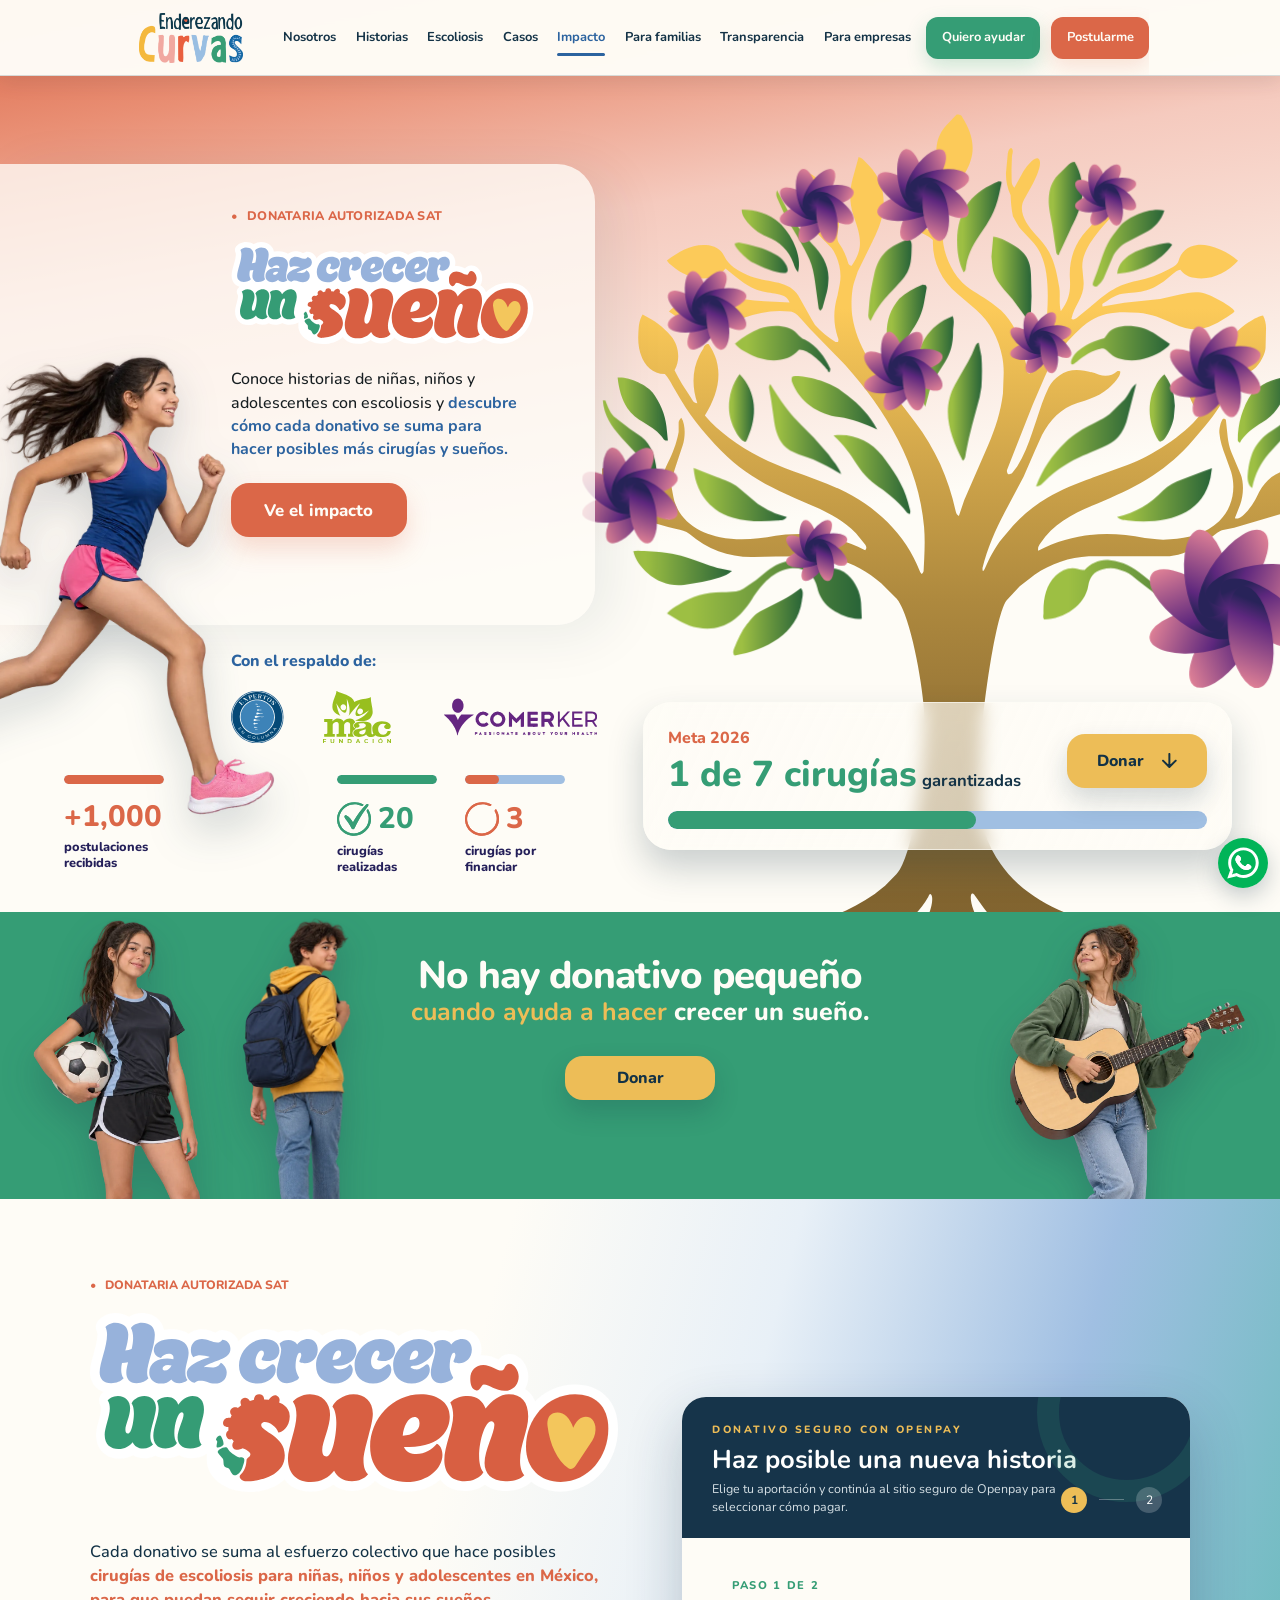
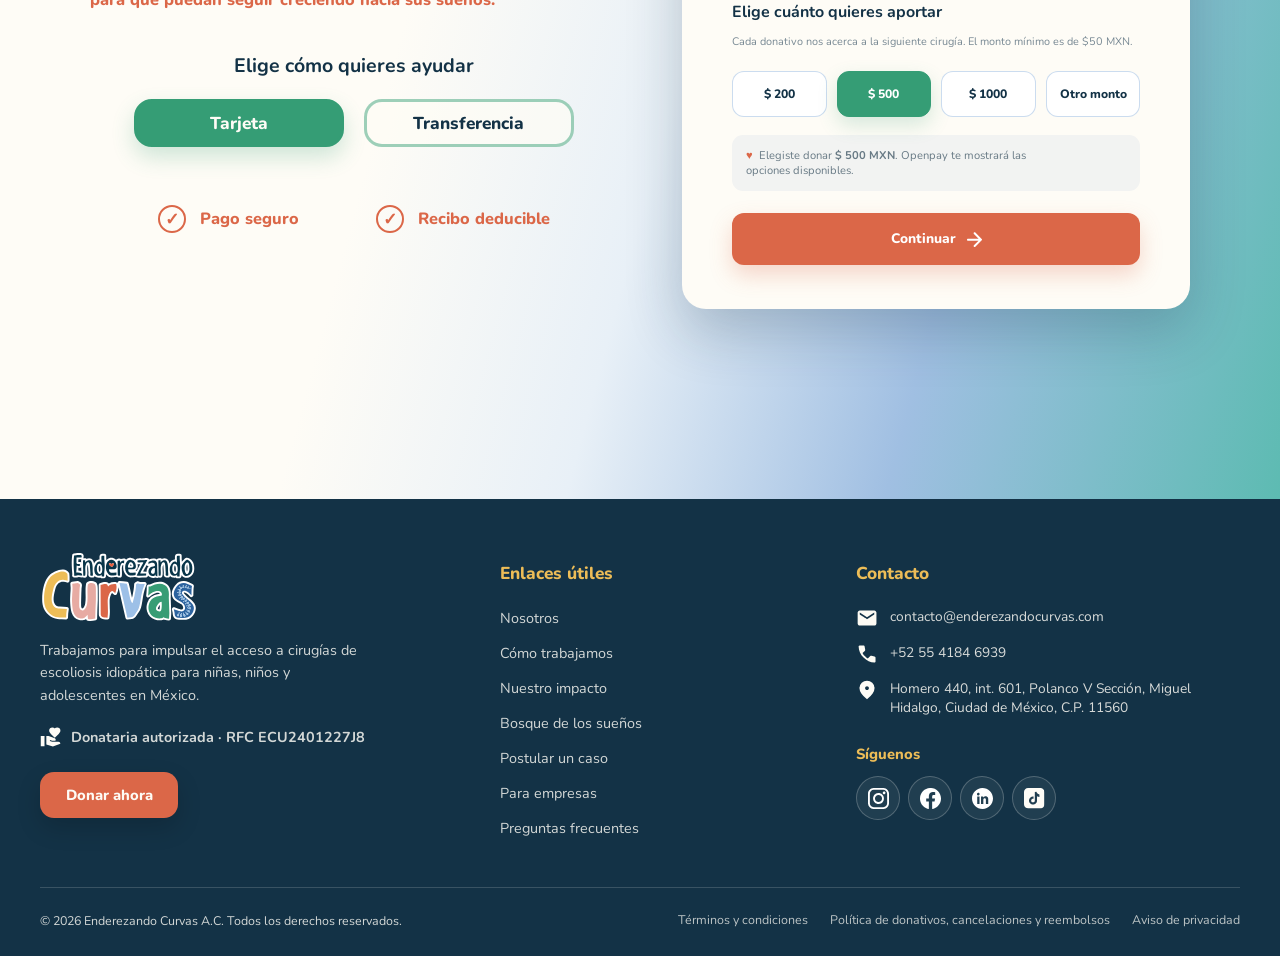
<file: index.html>
<!doctype html>
<html lang="es">
<head>
  <meta charset="utf-8">
  <meta name="viewport" content="width=device-width,initial-scale=1">
  <link rel="icon" type="image/png" sizes="32x32" href="assets/favicon/favicon-32x32.png">
  <link rel="icon" type="image/png" sizes="16x16" href="assets/favicon/favicon-16x16.png">
  <link rel="icon" type="image/png" sizes="48x48" href="assets/favicon/favicon-48x48.png">
  <link rel="icon" href="assets/favicon/favicon.ico">
  <link rel="apple-touch-icon" sizes="180x180" href="assets/favicon/apple-touch-icon.png">
  <link rel="manifest" href="site.webmanifest">

  <meta name="description" content="Haz crecer un sueño: conoce cómo cada donativo hace posibles más cirugías para niñas, niños y adolescentes con escoliosis.">
  <title>Raíces que Enderezan</title>
  <link rel="preconnect" href="https://fonts.googleapis.com">
  <link rel="preconnect" href="https://fonts.gstatic.com" crossorigin>
  <link href="https://fonts.googleapis.com/css2?family=Nunito:ital,wght@0,400;0,500;0,600;0,700;0,800;1,600&display=swap" rel="stylesheet">
  <link rel="stylesheet" href="css/styles.css?v=reference-composition-1">
  <script src="js/script.js?v=interaction-rollback-1" defer></script>
  <script src="js/footer.js?v=institutional-footer-4" defer></script>
</head>
<body class="page page-intro" data-page="intro">
  <header class="site-header">
    <a class="brand logo-brand" href="index.html" aria-label="Enderezando Curvas, inicio"><img src="assets/svg/logo-enderezando-curvas.png" alt="Fundación Enderezando Curvas"></a>
    <button class="mobile-nav-toggle" type="button" aria-expanded="false" aria-controls="siteNav" aria-label="Abrir menú"><span></span><span></span><span></span></button>
    <nav class="header-nav" id="siteNav" aria-label="Navegación principal">
      <button type="button">Nosotros</button><button type="button">Historias</button><button type="button">Escoliosis</button><button type="button">Casos</button><a class="active" href="index.html" data-nav-impact aria-current="page">Impacto</a><button type="button">Para familias</button><button type="button">Transparencia</button><a href="empresas.html">Para empresas</a><a class="nav-help" href="#ayudar">Quiero ayudar</a><button class="nav-apply" type="button">Postularme</button>
    </nav>
  </header>

  <main class="campaign-hero">
    <section class="campaign-panel" aria-labelledby="campaignIntro">
      <img class="campaign-runner" src="assets/img/Ni%C3%B1a_corriendo.webp" alt="Niña corriendo con ropa deportiva">
      <div class="campaign-content">
        <p class="campaign-sat">Donataria autorizada SAT</p>
        <img class="campaign-logo" src="assets/svg/haz-crecer-un-sueno.svg" alt="Haz crecer un sueño">
        <p class="campaign-intro" id="campaignIntro">Conoce historias de niñas, niños y<br class="campaign-linebreak"> adolescentes con escoliosis y <strong>descubre<br class="campaign-linebreak"> cómo cada donativo se suma para<br class="campaign-linebreak"> hacer posibles más cirugías y sueños.</strong></p>
        <a class="campaign-impact-button" href="crecimiento.html">Ve el impacto</a>
      </div>

      <div class="campaign-lower">
        <div class="campaign-support">
          <p>Con el respaldo de:</p>
          <div class="campaign-support-logos" aria-label="Organizaciones que respaldan la campaña">
            <img src="assets/svg/expertos.svg" alt="Expertos en Columna">
            <img src="assets/svg/mac.svg" alt="Fundación MAC">
            <img src="assets/svg/comerker.svg" alt="Comerker">
          </div>
        </div>

        <dl class="campaign-stats" aria-label="Impacto de la campaña">
          <div class="campaign-stat campaign-stat-applications">
            <span class="campaign-stat-bar"><i></i></span>
            <dt>+1,000</dt><dd>postulaciones<br>recibidas</dd>
          </div>
          <div class="campaign-stat campaign-stat-completed">
            <span class="campaign-stat-bar"><i></i></span>
            <dt><img src="assets/svg/check.svg" alt="">20</dt><dd>cirugías<br>realizadas</dd>
          </div>
          <div class="campaign-stat campaign-stat-pending">
            <span class="campaign-stat-bar"><i></i><b></b></span>
            <dt><img src="assets/svg/no-check.svg" alt="">3</dt><dd>cirugías por<br>financiar</dd>
          </div>
        </dl>
      </div>
    </section>

    <section class="campaign-tree-side" aria-label="Meta quirúrgica 2026">
      <div class="campaign-tree-grow">
        <object class="campaign-tree" data="assets/svg/arbol-index.svg?v=video-motion-2" type="image/svg+xml" role="img" aria-label="Árbol florecido de la campaña Haz crecer un sueño"></object>
      </div>
      <aside class="campaign-progress-card" aria-labelledby="campaignProgressTitle">
        <div class="campaign-progress-heading">
          <div><small>Meta 2026</small><h1 id="campaignProgressTitle" aria-label="4 de 7 cirugías garantizadas"><strong><span id="campaignSurgeryCount" aria-hidden="true">4</span> de 7 cirugías</strong> garantizadas</h1></div>
          <a class="campaign-donate-button" href="#ayudar">Donar <img class="ui-arrow ui-arrow--down ui-arrow--dark" src="assets/svg/flecha.svg" alt="" aria-hidden="true"></a>
        </div>
        <div class="campaign-progress-track" role="progressbar" aria-label="Cirugías garantizadas" aria-valuemin="0" aria-valuemax="7" aria-valuenow="4"><i></i></div>
      </aside>
    </section>
  </main>

  <section class="dream-bridge" aria-labelledby="dreamBridgeTitle">
    <img class="dream-bridge-person dream-bridge-athlete" src="assets/img/Copia%20de%20Ni%C3%B1a_balon.webp" alt="">
    <img class="dream-bridge-person dream-bridge-student" src="assets/img/Copia%20de%20Ni%C3%B1o_mochila.webp" alt="">
    <video class="dream-bridge-spine" autoplay muted loop playsinline preload="auto" aria-hidden="true">
      <source src="assets/video/columnatrans-web.mov">
      <source src="assets/video/columnatrans-web.mov" type="video/quicktime">
    </video>
    <img class="dream-bridge-person dream-bridge-musician" src="assets/img/Copia%20de%20Ni%C3%B1a_guitarra.webp" alt="">

    <div class="dream-bridge-copy">
      <h2 id="dreamBridgeTitle">No hay donativo pequeño <span><em>cuando ayuda a hacer</em> crecer un&nbsp;sueño.</span></h2>
      <a href="#ayudar">Donar</a>
    </div>
  </section>

  <section class="donation-section" id="ayudar" aria-labelledby="donationSectionTitle">
    <div class="donation-section-copy">
      <p class="donation-section-sat">Donataria autorizada SAT</p>
      <img class="donation-section-campaign-logo" src="assets/svg/haz-crecer-un-sueno.svg" alt="Haz crecer un sueño">
      <p class="donation-section-intro">Cada donativo se suma al esfuerzo colectivo que hace posibles <strong>cirugías de escoliosis para niñas, niños y adolescentes en México, para que puedan seguir creciendo hacia sus sueños.</strong></p>

      <h2 id="donationSectionTitle">Elige cómo quieres ayudar</h2>
      <div class="donation-method-tabs" role="tablist" aria-label="Método para donar">
        <button class="is-active" type="button" role="tab" aria-selected="true" aria-controls="cardDonationPanel" data-donation-method="card">Tarjeta</button>
        <button type="button" role="tab" aria-selected="false" aria-controls="transferDonationPanel" data-donation-method="transfer">Transferencia</button>
      </div>

      <div class="donation-benefits" aria-label="Beneficios de donar">
        <span><i aria-hidden="true">✓</i> Pago seguro</span>
        <span><i aria-hidden="true">✓</i> Recibo deducible</span>
      </div>

    </div>

    <div class="donation-section-action">
      <article class="donation-choice-card" id="cardDonationPanel" role="tabpanel">
        <header class="donation-card-header">
          <p>Donativo seguro con Openpay</p>
          <h3>Haz posible una nueva historia</h3>
          <span>Elige tu aportación y continúa al sitio seguro de Openpay para seleccionar cómo pagar.</span>
          <div class="donation-steps" aria-label="Paso 1 de 2"><b>1</b><i></i><span>2</span></div>
        </header>
        <div class="donation-card-body">
          <p class="donation-step-label">Paso 1 de 2</p>
          <h4>Elige cuánto quieres aportar</h4>
          <small>Cada donativo nos acerca a la siguiente cirugía. El monto mínimo es de $50 MXN.</small>
          <div class="donation-amounts" role="group" aria-label="Monto del donativo">
            <button type="button" data-donation-amount="200">$ 200</button>
            <button class="is-selected" type="button" data-donation-amount="500">$ 500</button>
            <button type="button" data-donation-amount="1000">$ 1000</button>
            <button type="button" data-custom-amount>Otro monto</button>
          </div>
          <label class="custom-donation-amount" id="customDonationWrap" hidden>Escribe tu monto
            <span><b>$</b><input id="customDonationAmount" type="number" inputmode="decimal" min="50" step="10" placeholder="50" aria-describedby="customAmountHelp"><em>MXN</em></span>
          </label>
          <p class="donation-selection" id="donationSelection">♥&nbsp; Elegiste donar <strong>$ 500 MXN</strong>. Openpay te mostrará las opciones disponibles.</p>
          <button class="donation-continue" id="openDonationCheckout" type="button">Continuar <img class="ui-arrow ui-arrow--right" src="assets/svg/flecha.svg" alt="" aria-hidden="true"></button>
        </div>
      </article>

      <article class="transfer-choice-card" id="transferDonationPanel" role="tabpanel" hidden>
        <header class="donation-card-header transfer-card-header">
          <p>Transferencia bancaria</p>
          <h3>Haz posible una nueva historia</h3>
          <span>Usa estos datos para realizar tu donativo directamente desde tu banco.</span>
          <strong class="transfer-bank-badge">BBVA</strong>
        </header>
        <div class="donation-card-body transfer-card-body">
          <p class="donation-step-label">Datos bancarios</p>
          <h4>Realiza tu transferencia</h4>
          <small>Incluye tu nombre en el concepto para identificar tu aportación.</small>
          <dl>
            <div><dt>Cuenta</dt><dd>0123619524</dd></div>
            <div><dt>CLABE</dt><dd>012180001236195243</dd></div>
            <div><dt>Beneficiario</dt><dd>Enderezando Curvas A.C.</dd></div>
          </dl>
          <div class="transfer-receipt">
            <strong>¿Necesitas comprobante fiscal?</strong>
            <a href="mailto:contabilidad@enderezandocurvas.com">contabilidad@enderezandocurvas.com</a>
          </div>
        </div>
      </article>
    </div>
  </section>

  <dialog class="donation-checkout" id="donationCheckout" aria-labelledby="donationCheckoutTitle">
    <div class="checkout-shell">
      <button class="checkout-close" type="button" aria-label="Cerrar">×</button>
      <header class="checkout-header">
        <p>Donativo seguro con Openpay</p>
        <h2 id="donationCheckoutTitle">Haz posible una nueva historia</h2>
        <span>Completa tus datos para continuar con tu aportación.</span>
        <div class="checkout-steps" aria-label="Paso 2 de 2"><span>1</span><i></i><b>2</b></div>
      </header>

      <div class="checkout-content" id="checkoutFormView">
        <button class="checkout-back" id="changeDonationAmount" type="button"><img class="ui-arrow ui-arrow--left ui-arrow--blue" src="assets/svg/flecha.svg" alt="" aria-hidden="true"> Cambiar monto</button>
        <div class="checkout-amount-summary"><span><small>Tu aportación</small>Donativo único</span><strong id="checkoutAmount">$ 500 <small>MXN</small></strong></div>
        <div class="checkout-security">
          <span class="checkout-shield" aria-hidden="true">◒</span>
          <p><strong>Pagarás en el sitio seguro de Openpay</strong><small>Enderezando Curvas no recibe ni almacena los datos de tu tarjeta.</small></p>
          <b>Openpay</b>
          <div><strong>VISA</strong><strong>●●</strong><small>Tarjeta, transferencia y otros medios habilitados por Openpay</small></div>
        </div>

        <form id="donationForm">
          <div class="checkout-fields">
            <label>Nombre completo<input name="name" autocomplete="name" required placeholder="Ej. María Pérez"></label>
            <label>Correo electrónico<input name="email" type="email" autocomplete="email" required placeholder="correo@ejemplo.com"><small class="checkout-field-note">Lo usaremos para enviarte el comprobante de tu donativo. Solo recibirás novedades si marcas la casilla opcional al final.</small></label>
          </div>
          <fieldset class="donor-visibility">
            <legend>¿Cómo quieres aparecer en la comunidad de donantes?</legend>
            <div>
              <label><input type="radio" name="donorVisibility" value="public"><span><strong>Con mi nombre</strong><small>Tu nombre aparecerá en nuestra comunidad de donantes.</small></span></label>
              <label><input type="radio" name="donorVisibility" value="anonymous" checked><span><strong>De forma anónima</strong><small>Reconoceremos tu aportación sin publicar tu nombre.</small></span></label>
            </div>
          </fieldset>
          <details class="checkout-notice"><summary>Aviso simplificado y uso del donativo</summary><p>Tu aportación se destina a la campaña Haz crecer un sueño y al cumplimiento de su meta quirúrgica.</p></details>
          <label class="checkout-consent"><input type="checkbox" required><span>He leído y acepto los Términos y Condiciones de Uso y Donativos, la Política de Donativos, Cancelaciones y Reembolsos y el Aviso de Privacidad Integral de Enderezando Curvas A.C.</span></label>
          <label class="checkout-consent"><input type="checkbox" required><span>Autorizo que mi donativo sea procesado por Openpay u otros proveedores de pago autorizados, sujeto a validaciones bancarias y de seguridad.</span></label>
          <label class="checkout-consent checkout-updates"><input type="checkbox" name="updates"><span>Quiero recibir novedades sobre el impacto de mi donativo, campañas e invitaciones. Si prefieres no recibir actualizaciones, deja esta casilla sin marcar. <em>Opcional.</em></span></label>
          <button class="checkout-submit" id="checkoutSubmit" type="submit">Continuar en Openpay · $ 500 MXN ↗</button>
          <small class="checkout-demo-note">Prototipo local: no se procesará ningún cargo real.</small>
        </form>
      </div>

      <div class="donation-success" id="donationSuccess" hidden aria-live="polite">
        <span aria-hidden="true">✓</span>
        <h3>¡Gracias por hacer crecer un sueño!</h3>
        <p>Registramos la intención de aportar <strong id="successAmount">$ 500 MXN</strong> en este prototipo.</p>
        <p class="success-community-note" id="successCommunityNote"></p>
        <div class="donation-success-actions">
          <a href="comunidad.html">Ver comunidad de donantes</a>
          <button type="button" id="closeDonationSuccess">Volver al sitio</button>
        </div>
      </div>
    </div>
  </dialog>

  <a class="whatsapp-float" href="https://wa.me/525541846939" target="_blank" rel="noopener noreferrer" aria-label="Contactar a Enderezando Curvas por WhatsApp">
    <img src="assets/svg/Recurso%201WhatsApp.svg" alt="" aria-hidden="true">
  </a>

  <footer data-site-footer aria-label="Pie de página institucional"></footer>

</body>
</html>
</file>
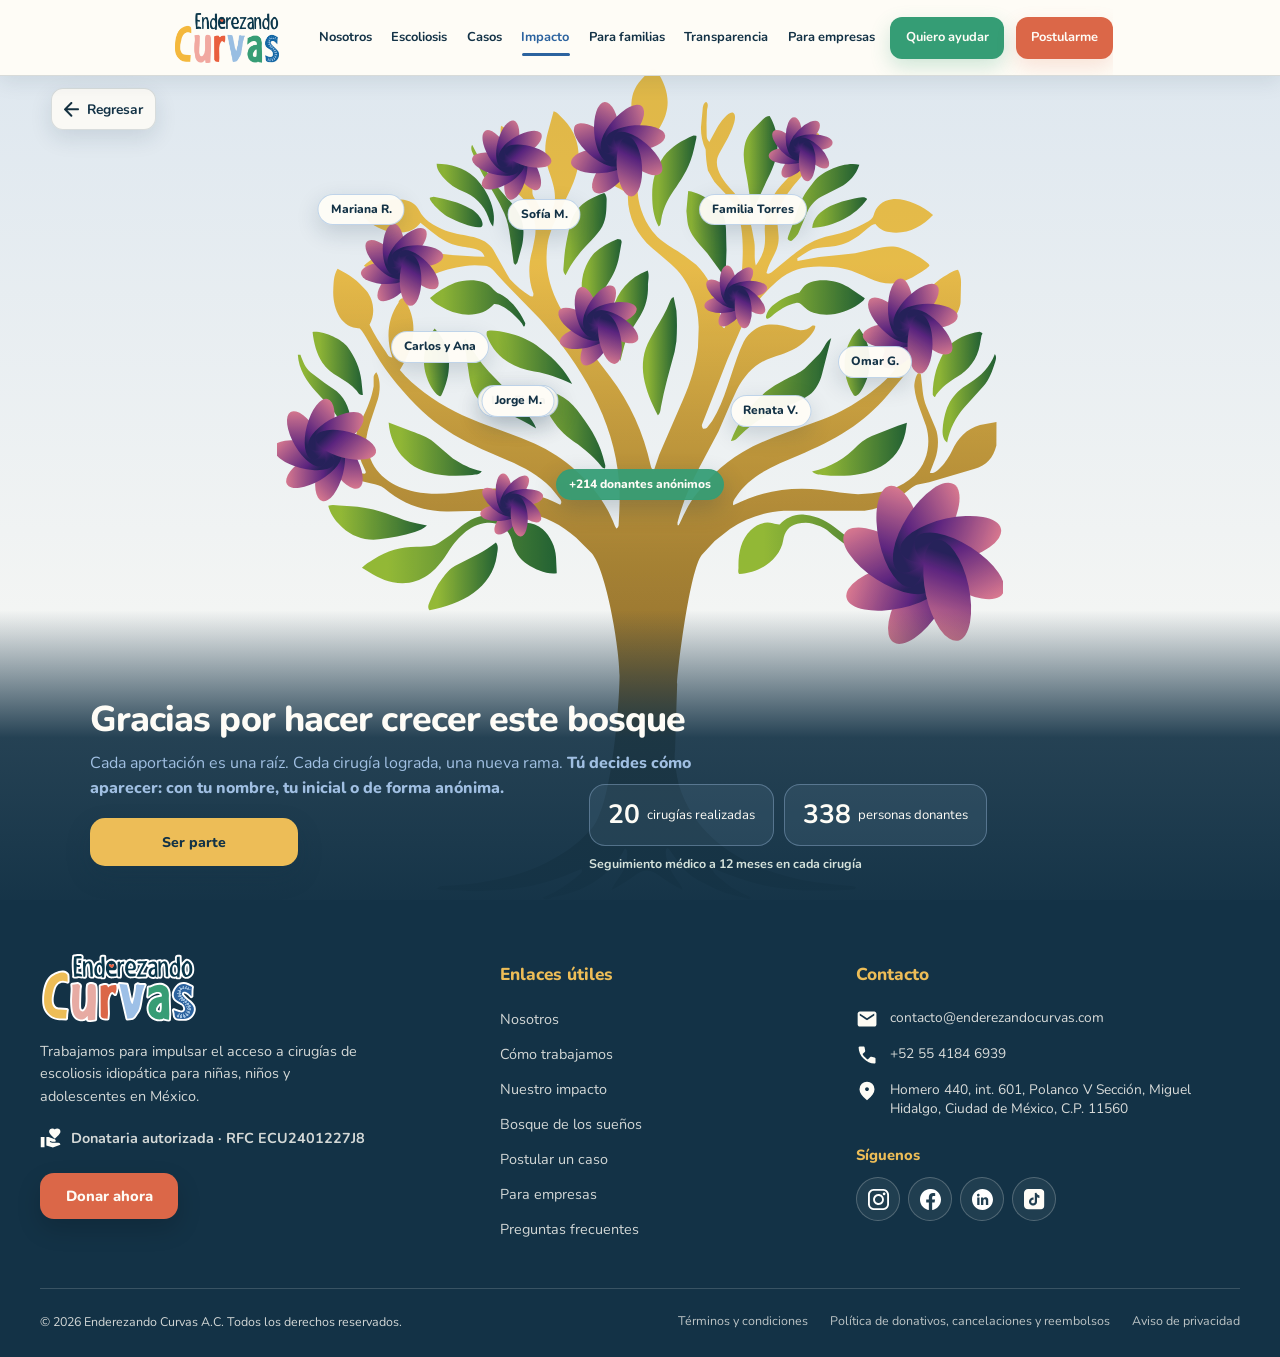
<file: comunidad.html>
<!doctype html>
<html lang="es">
<head>
  <meta charset="utf-8"><meta name="viewport" content="width=device-width,initial-scale=1">
  <link rel="icon" type="image/png" sizes="32x32" href="assets/favicon/favicon-32x32.png">
  <link rel="icon" type="image/png" sizes="16x16" href="assets/favicon/favicon-16x16.png">
  <link rel="icon" type="image/png" sizes="48x48" href="assets/favicon/favicon-48x48.png">
  <link rel="icon" href="assets/favicon/favicon.ico">
  <link rel="apple-touch-icon" sizes="180x180" href="assets/favicon/apple-touch-icon.png">
  <link rel="manifest" href="site.webmanifest">

  <title>Comunidad · Raíces que Enderezan</title>
  <link rel="preconnect" href="https://fonts.googleapis.com"><link rel="preconnect" href="https://fonts.gstatic.com" crossorigin>
  <link href="https://fonts.googleapis.com/css2?family=Nunito:ital,wght@0,400;0,500;0,600;0,700;0,800;1,600&display=swap" rel="stylesheet">
  <link rel="stylesheet" href="css/styles.css?v=interaction-rollback-1"><script src="js/script.js?v=interaction-rollback-1" defer></script><script src="js/footer.js?v=institutional-footer-4" defer></script>
</head>
<body class="page page-community" data-page="community">
  <header class="site-header header-overlay">
    <a class="brand logo-brand" href="index.html" aria-label="Enderezando Curvas, inicio"><img src="assets/svg/logo-enderezando-curvas.png" alt="Fundación Enderezando Curvas"></a>
    <button class="mobile-nav-toggle" type="button" aria-expanded="false" aria-controls="siteNav" aria-label="Abrir menú"><span></span><span></span><span></span></button>
    <nav class="header-nav" id="siteNav" aria-label="Navegación principal"><button type="button">Nosotros</button><button type="button">Escoliosis</button><button type="button">Casos</button><a class="active" href="index.html" aria-current="location">Impacto</a><button type="button">Para familias</button><button type="button">Transparencia</button><a href="empresas.html">Para empresas</a><a class="nav-help" href="index.html#ayudar">Quiero ayudar</a><button class="nav-apply" type="button">Postularme</button></nav>
  </header>

  <main class="community-screen">
    <button class="community-back" type="button" data-community-back aria-label="Regresar a la pantalla anterior"><img class="ui-arrow ui-arrow--left ui-arrow--dark" src="assets/svg/flecha.svg" alt="" aria-hidden="true"> Regresar</button>
    <div class="community-stage"><img class="scene-canvas community-main-tree wind-soft" src="assets/svg/arbol.svg?v=official-motion-1" alt="Árbol comunitario de las personas donantes"><div class="donor-cloud" id="donorCloud" aria-label="Personas donantes"></div></div>
    <section class="bottom-copy community-copy">
      <h1>Gracias por hacer crecer este bosque</h1>
      <p>Cada aportación es una raíz. Cada cirugía lograda, una nueva rama. <strong>Tú decides cómo aparecer: con tu nombre, tu inicial o de forma anónima.</strong></p>
      <div class="community-actions"><a class="community-primary-action" href="index.html#ayudar">Ser parte</a></div>
      <div class="community-impact-data">
        <div class="community-stats" aria-live="polite"><span><b id="communitySurgeries">20</b> cirugías realizadas</span><span><b id="communityDonors">338</b> personas donantes</span></div>
        <p class="community-followup">Seguimiento médico a 12 meses en cada cirugía</p>
      </div>
    </section>
  </main>
  <footer data-site-footer aria-label="Pie de página institucional"></footer>
</body>
</html>
</file>
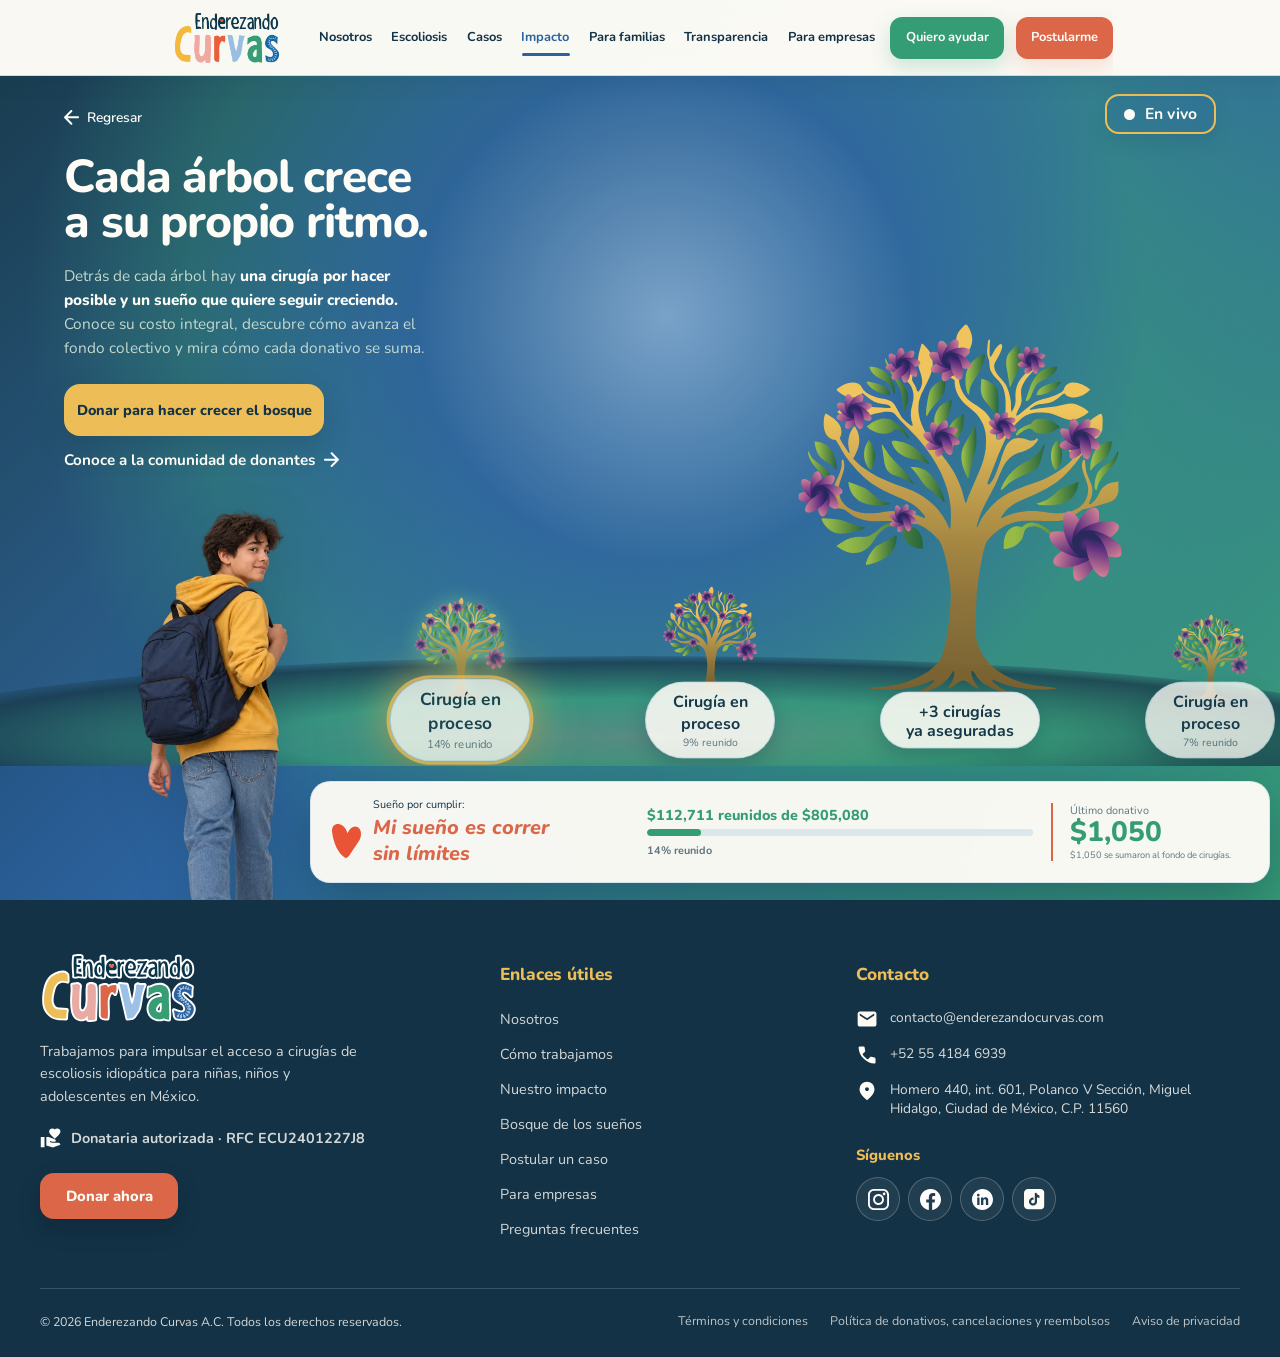
<file: crecimiento.html>
<!doctype html>
<html lang="es">
<head>
  <meta charset="utf-8"><meta name="viewport" content="width=device-width,initial-scale=1">
  <link rel="icon" type="image/png" sizes="32x32" href="assets/favicon/favicon-32x32.png">
  <link rel="icon" type="image/png" sizes="16x16" href="assets/favicon/favicon-16x16.png">
  <link rel="icon" type="image/png" sizes="48x48" href="assets/favicon/favicon-48x48.png">
  <link rel="icon" href="assets/favicon/favicon.ico">
  <link rel="apple-touch-icon" sizes="180x180" href="assets/favicon/apple-touch-icon.png">
  <link rel="manifest" href="site.webmanifest">

  <title>Crecimiento · Raíces que Enderezan</title>
  <link rel="preconnect" href="https://fonts.googleapis.com"><link rel="preconnect" href="https://fonts.gstatic.com" crossorigin>
  <link href="https://fonts.googleapis.com/css2?family=Nunito:ital,wght@0,400;0,500;0,600;0,700;0,800;1,600&display=swap" rel="stylesheet">
  <link rel="stylesheet" href="css/styles.css?v=growth-responsive-dock-4"><script src="js/script.js?v=interaction-rollback-1" defer></script><script src="js/footer.js?v=institutional-footer-4" defer></script>
</head>
<body class="page page-growth" data-page="growth">
  <header class="site-header header-dark">
    <a class="brand logo-brand" href="index.html" aria-label="Enderezando Curvas, inicio"><img src="assets/svg/logo-enderezando-curvas.png" alt="Fundación Enderezando Curvas"></a>
    <button class="mobile-nav-toggle" type="button" aria-expanded="false" aria-controls="siteNav" aria-label="Abrir menú"><span></span><span></span><span></span></button>
    <nav class="header-nav" id="siteNav" aria-label="Navegación principal"><button type="button">Nosotros</button><button type="button">Escoliosis</button><button type="button">Casos</button><a class="active" href="index.html" aria-current="location">Impacto</a><button type="button">Para familias</button><button type="button">Transparencia</button><a href="empresas.html">Para empresas</a><a class="nav-help" href="index.html#ayudar">Quiero ayudar</a><button class="nav-apply" type="button">Postularme</button></nav>
  </header>

  <main class="growth-screen">
    <div class="growth-live-badge" role="status" aria-label="Transmisión en vivo"><i aria-hidden="true"></i><span>En vivo</span></div>
    <section class="growth-heading">
      <button class="growth-back" type="button" data-growth-back><img class="ui-arrow ui-arrow--left" src="assets/svg/flecha.svg" alt="" aria-hidden="true"> Regresar</button>
      <h1>Cada árbol crece a su propio ritmo.</h1>
      <p class="growth-support"><span>Detrás de cada árbol hay <strong>una cirugía por hacer</strong></span>
        <span><strong>posible y un sueño que quiere seguir creciendo.</strong></span>
        <span>Conoce su costo integral, descubre cómo avanza el</span>
        <span>fondo colectivo y mira cómo cada donativo se suma.</span></p>
      <div class="growth-actions">
        <a class="growth-primary-action" href="index.html#ayudar">Donar para hacer crecer el bosque</a>
        <a class="growth-community-link" href="comunidad.html">Conoce a la comunidad de donantes <img class="ui-arrow ui-arrow--right" src="assets/svg/flecha.svg" alt="" aria-hidden="true"></a>
      </div>
    </section>
    <img class="growth-backpack-child" src="assets/img/Copia%20de%20Ni%C3%B1o_mochila.webp" alt="">
    <div class="tree-space" id="treeSpace" aria-label="Bosque interactivo">
      <canvas class="forest-canvas" id="forestCanvas" role="img" aria-label="Cuatro árboles animados que representan cirugías y crecen con los donativos"></canvas>
      <div id="forestTrees"></div>
      <div class="donation-events" id="donationEvents" aria-live="polite"></div>
    </div>
    <section class="donation-dock live-growth-dock">
      <div class="growth-card-story"><small id="selectedSurgeryStatus">Sueño por cumplir:</small><div class="growth-dream-line"><img class="growth-card-heart" src="assets/svg/Recurso%201corazon.svg" alt=""><strong id="selectedSurgery"></strong></div></div>
      <div class="dock-progress" aria-live="polite" aria-atomic="true"><span id="raisedAmount"></span><div class="progress"><i id="selectedProgress"></i></div><small id="goalAmount"></small><small class="dock-equation" id="progressEquation"></small></div>
      <div class="live-donation-event"><small>Último donativo</small><strong id="liveDonationAmount">$2,500</strong><span id="liveDonationContext">$2,500 se sumaron al fondo de cirugías.</span></div>
    </section>
  </main>
  <footer data-site-footer aria-label="Pie de página institucional"></footer>
</body>
</html>
</file>
<file: css/styles.css>
:root{
  --ink:#171e21;--green:#359d75;--deep:#133246;--lime:#a0bfe2;--yellow:#edbd57;
  --paper:#fefcf6;--blue:#2c639f;--coral:#db6748;--pink:#e7aba3;
  --line:rgba(19,50,70,.16);--sans:'Nunito',sans-serif;--serif:'Nunito',sans-serif;
  /* Sistema compartido: retícula, espaciado y movimiento */
  --grid-columns-desktop:12;--grid-columns-tablet:8;--grid-columns-mobile:4;
  --layout-max:1312px;--layout-margin-desktop:64px;--layout-margin-mobile:16px;
  --layout-gutter-desktop:24px;--layout-gutter-mobile:16px;
  --space-1:4px;--space-2:8px;--space-3:12px;--space-4:16px;--space-6:24px;
  --space-8:32px;--space-12:48px;--space-16:64px;--space-24:96px;
  --motion-fast:220ms;--motion-standard:300ms;--motion-reveal:480ms;
  --motion-ease:cubic-bezier(.2,.72,.2,1);
}
.ui-arrow{display:inline-block;flex:0 0 auto;width:15px;height:15px;object-fit:contain}
.ui-arrow--right{transform:rotate(180deg)}
.ui-arrow--down{transform:rotate(-90deg)}
.ui-arrow--dark{filter:brightness(0) saturate(100%) invert(16%) sepia(20%) saturate(1407%) hue-rotate(158deg) brightness(91%) contrast(94%)}
.ui-arrow--blue{filter:brightness(0) saturate(100%) invert(37%) sepia(52%) saturate(1000%) hue-rotate(171deg) brightness(86%) contrast(92%)}
*{box-sizing:border-box}html{scroll-behavior:smooth}body{margin:0;font-family:var(--sans);color:var(--ink);background:var(--paper)}h1,h2,h3,h4{text-wrap:balance}p,li{text-wrap:pretty}a{color:inherit;text-decoration:none}button{font:inherit}.page{min-height:100svh;overflow:hidden}.site-header{position:fixed;z-index:50;inset:0 0 auto;height:76px;display:grid;grid-template-columns:1fr auto 1fr;align-items:center;padding:0 4vw;border-bottom:1px solid var(--line);background:rgba(249,252,246,.86);backdrop-filter:blur(16px)}.site-header.header-overlay{color:white;border-color:rgba(255,255,255,.16);background:linear-gradient(rgba(4,39,28,.74),rgba(4,39,28,.08))}.site-header.header-dark{color:#eef8f2;border-color:rgba(255,255,255,.12);background:rgba(4,38,29,.82)}.brand{display:flex;align-items:center;gap:10px;font-weight:600}.brand strong{color:#55a97d}.header-overlay .brand strong,.header-dark .brand strong{color:#d8ea83}.brand-icon{display:grid;place-items:center;width:38px;height:38px;border-radius:50%;color:white;background:var(--green);font-size:1.4rem;transform:rotate(180deg)}.site-header nav{display:flex;gap:28px;font-size:.88rem;font-weight:700}.site-header nav a{position:relative;padding:27px 0 24px;opacity:.66}.site-header nav a:hover,.site-header nav a.active{opacity:1}.site-header nav a.active:after{content:'';position:absolute;left:0;right:0;bottom:16px;height:2px;background:currentColor}.header-cta{justify-self:end;padding:10px 17px;border-radius:999px;color:#19382c;background:var(--yellow);font-size:.83rem;font-weight:700;box-shadow:0 8px 24px rgba(64,53,8,.15)}.live-pill{justify-self:end;display:flex;align-items:center;gap:8px;padding:9px 14px;border:1px solid rgba(255,255,255,.19);border-radius:999px;font-size:.75rem;font-weight:700}.live-pill i{width:7px;height:7px;border-radius:50%;background:#a7e776;box-shadow:0 0 0 5px rgba(167,231,118,.13);animation:pulse 1.7s infinite}.eyebrow{margin:0 0 18px;color:var(--green);font-size:.76rem;font-weight:700;letter-spacing:.13em;text-transform:uppercase}.button{display:inline-flex;align-items:center;justify-content:center;gap:10px;min-height:50px;padding:0 23px;border:0;border-radius:999px;font-weight:700}.button-primary{color:white;background:var(--green);box-shadow:0 13px 30px rgba(11,107,79,.25)}

/* 1. Landing */
.landing-screen{position:relative;min-height:100svh;display:flex;align-items:center;padding:136px 6vw 64px;background:linear-gradient(120deg,#edf7e7,#fbfcf6 52%,#dff1ef)}.landing-tree{position:absolute;right:-5vw;top:76px;width:71vw;height:calc(100% - 76px);object-fit:contain;object-position:center right;mix-blend-mode:multiply;transform-origin:51% 84%;pointer-events:none}.landing-fade{position:absolute;inset:76px 0 0;background:linear-gradient(90deg,rgba(247,251,243,.99) 0%,rgba(247,251,243,.92) 37%,rgba(247,251,243,.15) 68%,transparent);pointer-events:none}.landing-copy{position:relative;z-index:2;width:min(670px,54vw)}.landing-copy h1{margin:0;font-family:var(--serif);font-size:clamp(3.6rem,6.8vw,7rem);line-height:.94;letter-spacing:-.055em}.landing-copy h1 em{color:#0b7b58;font-weight:600}.landing-copy .lead{max-width:590px;margin:26px 0;font-size:clamp(1rem,1.35vw,1.23rem);line-height:1.7;color:#49665a}.actions{position:relative;z-index:4;display:flex;align-items:center;gap:26px}.text-link{font-weight:700;border-bottom:1px solid #85a295}.landing-stats{display:flex;gap:38px;margin:46px 0 0;padding-top:21px;border-top:1px solid #cbdbcc}.landing-stats div{display:grid}.landing-stats dt{font-family:var(--serif);font-size:1.65rem;font-weight:600}.landing-stats dd{margin:0;color:#617a6e;font-size:.78rem}.next-screen{position:absolute;z-index:3;right:4vw;bottom:28px;display:flex;align-items:center;gap:9px;font-size:.76rem;font-weight:700;letter-spacing:.06em;text-transform:uppercase}.next-screen span,.page-arrow{display:grid;place-items:center;width:38px;height:38px;border:1px solid currentColor;border-radius:50%}

/* 2. Stories */
.story-screen{position:relative;min-height:100svh;overflow:hidden;background:linear-gradient(#dff2ef 0%,#f8f6e8 82%)}.story-stage{position:absolute;inset:62px 0 -5vh;transform-origin:50% 88%}.story-main-tree{position:absolute;inset:0;width:100%;height:100%;object-fit:contain;object-position:center;mix-blend-mode:multiply;filter:saturate(1.08) contrast(1.03)}.wind-stage{animation:wind-sway 7s ease-in-out infinite}.face-node{position:absolute;width:92px;height:92px;padding:0;border:5px solid rgba(255,255,255,.88);border-radius:50%;background:white;box-shadow:0 16px 34px rgba(13,63,42,.27);cursor:pointer;transition:transform .25s,box-shadow .25s}.face-node:hover,.face-node:focus-visible{transform:scale(1.12);box-shadow:0 20px 42px rgba(13,63,42,.36);outline:3px solid var(--yellow);outline-offset:3px}.face-node b{position:absolute;top:95px;left:50%;padding:7px 11px;transform:translateX(-50%);border-radius:999px;color:#1f4b39;background:rgba(255,255,255,.92);font-size:.76rem;white-space:nowrap}.face-0{left:29%;top:21%}.face-1{right:29%;top:18%}.face-2{left:22%;top:48%}.face-3{right:23%;top:48%}.portrait{position:relative;display:block;width:100%;height:100%;overflow:hidden;border-radius:inherit;background:#dbe8d7}.portrait img{position:absolute;width:200%;height:200%;max-width:none;object-fit:cover}.portrait-0 img{left:0;top:0}.portrait-1 img{left:-100%;top:0}.portrait-2 img{left:0;top:-100%}.portrait-3 img{left:-100%;top:-100%}.bottom-copy{position:absolute;z-index:8;left:0;right:0;bottom:0;padding:100px 7vw 38px;color:white;background:linear-gradient(transparent,rgba(4,40,29,.92) 44%,rgba(4,40,29,.98))}.bottom-copy h1{max-width:760px;margin:0;font-family:var(--serif);font-size:clamp(2.3rem,4vw,4.4rem);line-height:1}.bottom-copy>p:last-child{max-width:620px;margin:14px 0 0;color:#d5e2db;font-size:1rem;line-height:1.6}.bottom-copy .eyebrow{color:var(--lime)}.page-arrow{position:absolute;z-index:12;right:4vw;bottom:42px;color:white;font-size:1.25rem}.story-modal{width:min(880px,calc(100% - 28px));max-width:none;max-height:calc(100svh - 28px);padding:0;overflow:auto;border:0;border-radius:24px;color:var(--ink);background:#f9fcf7;box-shadow:0 30px 90px rgba(0,35,23,.44)}.story-modal::backdrop{background:rgba(4,30,21,.56);backdrop-filter:blur(6px)}.modal-close{position:absolute;z-index:3;right:13px;top:13px;width:36px;height:36px;border:0;border-radius:50%;color:#204938;background:rgba(255,255,255,.9);font-size:1.4rem;cursor:pointer}.modal-profile{display:flex;align-items:center;gap:17px;padding:24px 28px 20px;color:white;background:linear-gradient(120deg,#0b6b4f,#163d2e)}.modal-profile .portrait{width:82px;height:82px;flex:0 0 auto;border:4px solid rgba(255,255,255,.72);border-radius:50%}.modal-profile small{color:var(--lime);font-weight:700;letter-spacing:.1em;text-transform:uppercase}.modal-profile h2{margin:2px 0;font-family:var(--serif);font-size:2rem}.modal-profile p{margin:0;color:#c8ddd2}.story-modal blockquote{margin:0;padding:17px 28px;color:#245441;background:#edf5df;font-family:var(--serif);font-size:1.1rem;font-style:italic}.modal-content{display:grid;grid-template-columns:1.35fr .8fr;gap:26px;padding:25px 28px 28px}.modal-content h3{margin:0 0 8px;font-family:var(--serif);font-size:1.35rem}.modal-content section>p{margin:0;color:#5d7168;line-height:1.65}.care-steps{display:flex;gap:9px;margin-top:19px}.care-steps span{padding:10px 12px;border:1px solid #d5e2d2;border-radius:12px;font-size:.74rem;font-weight:700}.modal-content aside{padding:18px;border:1px solid #d7e4d4;border-radius:17px;background:white}.modal-content aside>small{color:#74867c}.modal-content aside>strong{display:block;margin-top:5px;color:var(--green);font-family:var(--serif);font-size:1.6rem}.modal-content aside>p{margin:0;color:#76887f;font-size:.76rem}.progress{height:7px;margin:11px 0 7px;overflow:hidden;border-radius:999px;background:#dbe7d7}.progress i{display:block;width:0;height:100%;border-radius:inherit;background:var(--green);transition:width .8s cubic-bezier(.2,.8,.2,1)}.modal-content aside>b{color:#436252;font-size:.74rem}.modal-content aside .button{width:100%;min-height:43px;margin-top:17px;font-size:.77rem}

/* 3. Growth */
.growth-screen{position:relative;min-height:100svh;color:white;background:radial-gradient(circle at 50% 38%,#25684c 0%,#0e4937 30%,#05291f 72%)}.growth-heading{position:absolute;z-index:12;top:103px;left:5vw;width:min(460px,39vw)}.growth-heading .eyebrow{color:var(--lime)}.growth-heading h1{margin:0;font-family:var(--serif);font-size:clamp(2.3rem,3.6vw,4.2rem);line-height:.98}.growth-heading>p:last-child{color:#c4d8ce;line-height:1.55}.tree-space{position:absolute;z-index:2;inset:76px 0 134px;overflow:hidden;perspective:1100px;cursor:ew-resize}.tree-space:after{content:'';position:absolute;left:-10%;right:-10%;bottom:-55px;height:165px;border-radius:50%;background:radial-gradient(ellipse,#1e5c43 0%,#0a3b2b 58%,transparent 70%)}.growth-tree{position:absolute;z-index:4;left:50%;bottom:4%;width:370px;height:330px;transform-origin:50% 100%;transition:transform .5s cubic-bezier(.2,.72,.2,1),filter .5s,opacity .5s;will-change:transform}.growth-tree.active{filter:drop-shadow(0 0 28px rgba(216,234,131,.28))}.growth-tree .tree-sway{position:absolute;inset:0;transform-origin:50% 89%;animation:wind-sway 5.5s ease-in-out infinite}.growth-tree:nth-child(2) .tree-sway{animation-delay:-1.4s;animation-duration:6.8s}.growth-tree:nth-child(3) .tree-sway{animation-delay:-3s;animation-duration:5.9s}.growth-tree:nth-child(4) .tree-sway{animation-delay:-.6s;animation-duration:7.4s}.growth-tree img{width:100%;height:100%;object-fit:contain;mix-blend-mode:screen;mask-image:radial-gradient(ellipse 63% 58% at 50% 54%,#000 48%,transparent 100%);transform-origin:50% 90%;transition:transform .85s cubic-bezier(.22,.8,.18,1)}.tree-label{position:absolute;z-index:6;left:50%;bottom:3px;display:grid;min-width:130px;padding:8px 15px;transform:translateX(-50%);border:1px solid rgba(255,255,255,.2);border-radius:999px;color:#183c2d;background:rgba(248,251,243,.92);box-shadow:0 8px 22px rgba(0,26,17,.25);cursor:pointer}.tree-label b{font-family:var(--serif);font-size:1rem}.tree-label span{color:#5a7567;font-size:.66rem}.mouse-hint{position:absolute;z-index:8;left:50%;bottom:7px;margin:0;transform:translateX(-50%);color:#a7c2b5;font-size:.72rem;font-weight:700;letter-spacing:.06em;text-transform:uppercase}.donation-dock{position:absolute;z-index:20;left:50%;bottom:17px;display:grid;grid-template-columns:130px minmax(180px,260px) auto auto;align-items:center;gap:17px;width:min(950px,calc(100% - 34px));min-height:96px;padding:15px 18px;transform:translateX(-50%);border:1px solid rgba(255,255,255,.18);border-radius:20px;color:var(--ink);background:rgba(250,252,247,.94);box-shadow:0 20px 55px rgba(0,24,15,.35);backdrop-filter:blur(12px)}.donation-dock>div:first-child{display:grid}.donation-dock small{color:#71847a;font-size:.68rem}.donation-dock strong{font-family:var(--serif);font-size:1.25rem}.dock-progress{display:grid;grid-template-columns:1fr auto}.dock-progress .progress{grid-column:1/-1;width:100%;margin:5px 0}.dock-progress span{font-size:.74rem;font-weight:700}.amounts{display:flex;gap:5px}.amounts button{padding:8px 10px;border:1px solid #cadbd0;border-radius:9px;color:#335c4a;background:white;font-size:.72rem;font-weight:700;cursor:pointer}.amounts button.selected{border-color:var(--green);color:var(--green);background:#e8f3df}.donate-button{min-height:42px;padding:0 17px;border:0;border-radius:12px;color:#17372a;background:var(--yellow);font-weight:700;cursor:pointer}.demo-note{position:absolute;right:20px;bottom:2px}.growth-toast{position:fixed;z-index:70;left:50%;bottom:128px;padding:12px 18px;transform:translate(-50%,20px);border-radius:999px;color:white;background:var(--green);font-size:.78rem;font-weight:700;opacity:0;pointer-events:none;transition:.3s}.growth-toast.show{transform:translate(-50%,0);opacity:1}

/* 4. Community */
.community-screen{position:relative;min-height:100svh;overflow:hidden;background:#e8f4e6}.community-stage{position:absolute;inset:54px 0 -3vh;transform-origin:50% 90%}.community-main-tree{width:100%;height:100%;object-fit:contain;object-position:center;mix-blend-mode:multiply;filter:saturate(1.1)}.donor-cloud{position:absolute;inset:6% 13% 26%}.donor-cloud span{position:absolute;padding:7px 11px;border:1px solid rgba(255,255,255,.68);border-radius:999px;color:#164c35;background:rgba(255,255,255,.9);box-shadow:0 8px 20px rgba(7,61,38,.16);font-size:.73rem;font-weight:700;opacity:0;transform:translateY(14px) scale(.9);transition:opacity .8s,transform .8s;animation:donor-float 4.8s ease-in-out infinite paused}.donor-cloud span.visible{opacity:1;transform:translateY(0) scale(1);animation-play-state:running}.donor-cloud span:nth-child(1){left:19%;top:12%}.donor-cloud span:nth-child(2){left:43%;top:4%}.donor-cloud span:nth-child(3){right:18%;top:12%}.donor-cloud span:nth-child(4){left:8%;top:33%}.donor-cloud span:nth-child(5){left:35%;top:28%}.donor-cloud span:nth-child(6){right:7%;top:34%}.donor-cloud span:nth-child(7){left:21%;top:51%}.donor-cloud span:nth-child(8){left:48%;top:47%}.donor-cloud span:nth-child(9){right:15%;top:55%}.donor-cloud span:nth-child(10){left:11%;top:68%}.donor-cloud span:nth-child(11){left:39%;top:68%}.donor-cloud span:nth-child(12){right:21%;top:70%}.donor-cloud span:nth-child(3n){animation-delay:-1.4s}.donor-cloud span:nth-child(3n+1){animation-delay:-2.8s}.community-copy{padding-right:41vw}.community-stats{display:flex;gap:10px;margin-top:18px}.community-stats span{padding:9px 13px;border:1px solid rgba(255,255,255,.18);border-radius:12px;background:rgba(255,255,255,.09);font-size:.75rem}.community-stats b{font-family:var(--serif);font-size:1.2rem}.success-ribbon{position:absolute;z-index:10;right:4vw;bottom:41px;display:flex;align-items:center;gap:18px;max-width:48vw;padding:12px 15px;border-radius:15px;color:#174631;background:rgba(249,252,246,.92);box-shadow:0 12px 30px rgba(4,43,28,.2);font-size:.72rem}.success-ribbon b{color:var(--green)}.community-screen .page-arrow{bottom:45px}

.wind-soft{animation:wind-sway 10s ease-in-out infinite}.growth-tree.just-grew .tree-sway{animation:tree-celebrate .8s cubic-bezier(.2,.8,.2,1),wind-sway 5.5s ease-in-out .8s infinite}
@keyframes wind-sway{0%,100%{transform:rotate(-.7deg) skewX(-.25deg)}50%{transform:rotate(.9deg) skewX(.35deg)}}@keyframes tree-celebrate{0%,100%{filter:brightness(1)}50%{filter:brightness(1.35);transform:scale(1.06)}}@keyframes donor-float{0%,100%{margin-top:0}50%{margin-top:-8px}}@keyframes pulse{50%{opacity:.4;transform:scale(.76)}}
@media(prefers-reduced-motion:reduce){*,*:before,*:after{scroll-behavior:auto!important;animation-duration:.01ms!important;animation-iteration-count:1!important;transition-duration:.01ms!important}}

@media(max-width:850px){.site-header{height:68px;grid-template-columns:1fr auto;padding:0 18px}.site-header nav{display:none}.brand{font-size:.86rem}.brand-icon{width:34px;height:34px}.header-cta{padding:9px 12px}.landing-screen{align-items:flex-start;padding:112px 23px 52px}.landing-tree{top:auto;bottom:0;right:-33vw;width:145vw;height:65%;opacity:.68}.landing-fade{inset:68px 0 0;background:linear-gradient(180deg,rgba(247,251,243,.99) 0%,rgba(247,251,243,.89) 49%,transparent 79%)}.landing-copy{width:100%}.landing-copy h1{font-size:clamp(3.2rem,15vw,5.2rem)}.landing-copy .lead{margin:20px 0}.actions{align-items:flex-start;flex-direction:column;gap:16px}.landing-stats{gap:20px;margin-top:28px}.landing-stats dt{font-size:1.35rem}.next-screen{display:none}.story-stage{inset:58px -45vw 80px}.face-node{width:75px;height:75px}.face-node b{top:77px}.face-0{left:38%;top:19%}.face-1{right:35%;top:16%}.face-2{left:34%;top:45%}.face-3{right:31%;top:47%}.bottom-copy{padding:110px 22px 28px}.bottom-copy h1{font-size:2.55rem}.page-arrow{right:20px;bottom:30px}.modal-content{grid-template-columns:1fr}.care-steps{flex-direction:column}.modal-profile{padding:22px 20px}.story-modal blockquote{padding:15px 20px}.modal-content{padding:20px}.growth-heading{top:90px;left:20px;width:calc(100% - 40px)}.growth-heading h1{font-size:2.45rem}.growth-heading>p:last-child{display:none}.tree-space{inset:68px 0 154px}.growth-tree{width:290px;height:260px}.mouse-hint{bottom:14px;width:100%;text-align:center}.donation-dock{bottom:10px;grid-template-columns:1fr auto;gap:9px;min-height:135px;padding:12px}.donation-dock>div:first-child{grid-column:1}.dock-progress{grid-column:1/-1;grid-row:2}.amounts{grid-column:1}.donate-button{grid-column:2;grid-row:1}.demo-note{right:12px;bottom:4px}.growth-toast{bottom:157px}.community-stage{inset:58px -50vw 100px}.donor-cloud{inset:13% 27% 35%}.community-copy{padding-right:22px}.community-stats{padding-right:50px}.success-ribbon{left:18px;right:18px;bottom:20px;max-width:none;overflow:auto;white-space:nowrap}.community-screen .page-arrow{display:none}}

/* Árboles generativos Canvas: no usan imágenes */
.scene-canvas,.forest-canvas{display:block;width:100%;height:100%}.landing-tree{mix-blend-mode:multiply}.story-main-tree,.community-main-tree{mix-blend-mode:multiply}.face-node{animation:face-breathe 4.8s ease-in-out infinite}.face-node:nth-of-type(2){animation-delay:-1.2s}.face-node:nth-of-type(3){animation-delay:-2.6s}.face-node:nth-of-type(4){animation-delay:-3.7s}.forest-canvas{position:absolute;inset:0;z-index:3}.growth-tree{position:absolute!important;z-index:8;width:0!important;height:0!important;left:0;top:0;bottom:auto!important;transform:none!important;transition:left .3s ease,top .3s ease,opacity .3s ease}.growth-tree .tree-label{left:0;bottom:auto;transform:translate(-50%,-50%);transition:transform .25s,box-shadow .25s}.growth-tree.active .tree-label{transform:translate(-50%,-50%) scale(1.08);box-shadow:0 0 0 3px var(--lime),0 10px 28px rgba(0,25,15,.32)}.tree-space:after{z-index:2}.community-stage{animation:none}.community-main-tree{position:absolute;inset:0}.donor-cloud{z-index:4}
@keyframes face-breathe{0%,100%{margin-top:0}50%{margin-top:-7px}}

@media(max-width:850px){.landing-tree{right:-35vw}.story-main-tree{position:absolute}.growth-tree{width:0!important;height:0!important}.community-main-tree{position:absolute}.community-stage{inset:58px -32vw 100px}}

/* Pie de página con identidad oficial */
.page{overflow-x:hidden;overflow-y:auto}.brand-footer{position:relative;z-index:30;display:grid;grid-template-columns:auto 1fr auto;align-items:center;gap:28px;min-height:104px;padding:15px 5vw;color:#aac0b6;background:#082f24;font-size:.78rem}.brand-footer img{display:block;width:150px;height:72px;object-fit:contain}.brand-footer p{margin:0}.brand-footer a{color:#d8e7df;font-weight:700}
@media(max-width:700px){.brand-footer{grid-template-columns:auto 1fr;gap:15px;padding:14px 20px}.brand-footer img{width:116px;height:56px}.brand-footer p{font-size:.68rem}.brand-footer a{display:none}}

/* Logotipo oficial integrado directamente en el encabezado */
.site-header,.site-header.header-overlay,.site-header.header-dark{color:var(--ink);border-color:rgba(11,107,79,.14);background:linear-gradient(90deg,rgba(249,252,246,.98),rgba(235,247,239,.95));box-shadow:0 5px 20px rgba(8,47,36,.08);backdrop-filter:blur(18px)}
.header-overlay .live-pill,.header-dark .live-pill{border-color:rgba(11,107,79,.18);background:rgba(255,255,255,.48)}
.logo-brand{align-self:center;width:120px;height:50px;padding:0;border-radius:0;background:transparent;box-shadow:none}
.logo-brand img{display:block;width:100%;height:100%;object-fit:contain}
@media(max-width:850px){.logo-brand{width:88px;height:42px;padding:0}}

/* Título gráfico de la pantalla de inicio */
.landing-title-image{display:block;width:min(590px,100%);height:auto;object-fit:contain;object-position:left center}
@media(max-width:850px){.landing-title-image{width:100%;margin-top:8px}}

/* Titulares redondeados alineados con la identidad visual */
.landing-copy h1,.bottom-copy h1,.growth-heading h1,.modal-profile h2,.modal-content h3{font-weight:800;letter-spacing:-.025em}

/* Crecimiento automático y donativos en vivo */
.donation-events{position:absolute;z-index:12;inset:0;pointer-events:none}.donation-bubble{position:absolute;padding:9px 14px;transform:translate(-50%,0);border:1px solid rgba(255,255,255,.72);border-radius:999px;color:#174631;background:rgba(255,255,255,.96);box-shadow:0 10px 28px rgba(0,26,17,.28);font-weight:800;white-space:nowrap;animation:donation-rise 3.6s ease-out forwards}.tree-label.is-stalled{border-color:rgba(242,201,76,.65);background:rgba(255,248,220,.94)}.tree-label.is-stalled span{color:#8a6717}.live-growth-dock{grid-template-columns:145px minmax(210px,1fr) minmax(210px,280px) auto}.live-donation-event{display:grid;padding-left:17px;border-left:1px solid #d5e2d8}.live-donation-event strong{color:var(--green);font-family:var(--serif);font-size:1.35rem;font-weight:800}.live-donation-event span{color:#5a7567;font-size:.7rem}.growth-status{display:flex;align-items:center;gap:8px;margin:0;color:#466657;font-size:.72rem;font-weight:700}.growth-status i{width:8px;height:8px;border-radius:50%;background:#79bd62;box-shadow:0 0 0 5px rgba(121,189,98,.14);animation:pulse 1.7s infinite}@keyframes donation-rise{0%{opacity:0;transform:translate(-50%,15px) scale(.85)}16%{opacity:1;transform:translate(-50%,0) scale(1)}72%{opacity:1}100%{opacity:0;transform:translate(-50%,-85px) scale(.94)}}
@media(max-width:850px){.live-growth-dock{grid-template-columns:1fr 1fr;min-height:145px}.live-growth-dock>div:first-child{grid-column:1}.live-growth-dock .dock-progress{grid-column:1/-1;grid-row:2}.live-donation-event{grid-column:2;grid-row:1;padding-left:12px}.growth-status{display:none}.donation-bubble{font-size:.72rem}}
.dock-equation{grid-column:1/-1;margin-top:2px;color:#5a7567;font-size:.66rem;font-weight:700}.hint-mobile{display:none}.page-growth .mouse-hint{z-index:5;left:auto;right:3vw;bottom:68px;width:auto;margin:0;transform:none;text-align:right;pointer-events:none}.growth-community-link{position:absolute;z-index:21;right:3vw;bottom:38px;color:white;font-size:.76rem;font-weight:700;letter-spacing:.06em;text-transform:uppercase;transition:opacity .2s ease}.growth-community-link:hover{opacity:.76}.growth-community-link:focus-visible{outline:2px solid var(--lime);outline-offset:5px}
@media(max-width:1300px){.growth-community-link{right:22px;bottom:132px}}
@media(max-width:850px){.hint-desktop{display:none}.hint-mobile{display:inline}.growth-heading>p:last-child{display:block;margin-top:15px;font-size:.86rem;line-height:1.4}.tree-space{bottom:240px}.page-growth .mouse-hint{right:18px;bottom:105px;width:auto;padding:0;text-align:right}.live-growth-dock .growth-status{display:flex;grid-column:2;grid-row:3;justify-self:end}.growth-community-link{right:18px;bottom:198px}}

/* Resplandor del bosque y mensaje al completar la meta */
.tree-label.is-complete{border-color:#f2c94c;background:#fff8d8;box-shadow:0 0 24px rgba(242,201,76,.42)}.tree-label.is-complete span{color:#86680e;font-weight:800}.goal-message{position:fixed;z-index:90;left:50%;top:50%;width:min(560px,calc(100% - 36px));padding:28px 34px;transform:translate(-50%,-44%) scale(.94);border:1px solid rgba(242,201,76,.72);border-radius:24px;color:white;background:linear-gradient(135deg,rgba(11,107,79,.98),rgba(8,47,36,.98));box-shadow:0 28px 80px rgba(0,25,15,.48),0 0 36px rgba(216,234,131,.25);font-family:var(--serif);font-size:clamp(1.35rem,3vw,2.2rem);font-weight:800;line-height:1.2;text-align:center;opacity:0;pointer-events:none;transition:opacity .35s,transform .35s}.goal-message.show{opacity:1;transform:translate(-50%,-50%) scale(1)}

/* Textos balanceados sin viudas tipográficas */
.balanced-copy span{display:block}.balanced-copy strong{color:#d8ea83;font-weight:800}.story-copy .balanced-copy{max-width:720px}.growth-heading .balanced-copy{width:max-content;max-width:100%}
@media(max-width:850px){.balanced-copy span{display:inline}.balanced-copy span+span:before{content:' '}}

/* Título de Historias en una línea y controles inferiores despejados */
.story-copy{padding-top:50px;padding-bottom:24px;pointer-events:none}.story-copy .eyebrow{margin-bottom:10px}.story-copy h1{max-width:none;white-space:nowrap;font-size:clamp(2.1rem,3.2vw,3.6rem)}.story-copy .balanced-copy{margin-top:8px}
@media(max-width:850px){.story-copy{padding:58px 22px 22px}.story-copy h1{white-space:normal;font-size:2.1rem}}

/* Título de Comunidad en un solo renglón */
.community-copy{padding-right:7vw}.community-copy h1{max-width:none;white-space:nowrap;font-size:clamp(2rem,2.8vw,3.2rem)}
@media(max-width:850px){.community-copy{padding-right:22px}.community-copy h1{white-space:normal;font-size:2.25rem}}

/* Paleta oficial de Enderezando Curvas */
body{color:var(--ink);background:var(--paper)}
.site-header,.site-header.header-overlay,.site-header.header-dark{color:var(--deep);border-color:rgba(19,50,70,.16);background:linear-gradient(90deg,rgba(254,252,246,.98),rgba(160,191,226,.28));box-shadow:0 5px 20px rgba(19,50,70,.1)}
.site-header nav a.active:after{background:var(--coral)}
.header-cta{color:var(--deep);background:var(--yellow);box-shadow:0 8px 24px rgba(19,50,70,.14)}
.header-overlay .live-pill,.header-dark .live-pill{border-color:rgba(44,99,159,.2);background:rgba(254,252,246,.68)}
.live-pill i,.growth-status i{background:var(--green);box-shadow:0 0 0 5px rgba(53,157,117,.14)}
.eyebrow{color:var(--green)}
.button-primary{color:var(--paper);background:var(--green);box-shadow:0 13px 30px rgba(53,157,117,.25)}
.landing-screen{background:linear-gradient(120deg,var(--paper),rgba(160,191,226,.28) 56%,rgba(53,157,117,.18))}
.landing-fade{background:linear-gradient(90deg,rgba(254,252,246,.99) 0%,rgba(254,252,246,.91) 37%,rgba(254,252,246,.14) 68%,transparent)}
.landing-copy .lead{color:var(--deep)}
.landing-stats{border-color:rgba(19,50,70,.18)}
.landing-stats dd{color:rgba(19,50,70,.72)}
.story-screen{background:linear-gradient(rgba(160,191,226,.52) 0%,var(--paper) 82%)}
.bottom-copy{color:var(--paper);background:linear-gradient(transparent,rgba(19,50,70,.92) 44%,rgba(19,50,70,.99))}
.bottom-copy>p:last-child{color:var(--lime)}
.bottom-copy .eyebrow,.growth-heading .eyebrow{color:var(--yellow)}
.face-node{background:var(--paper);box-shadow:0 16px 34px rgba(19,50,70,.27)}
.face-node:hover,.face-node:focus-visible{box-shadow:0 20px 42px rgba(19,50,70,.34);outline-color:var(--yellow)}
.face-node b{color:var(--deep);background:rgba(254,252,246,.94)}
.story-modal{color:var(--ink);background:var(--paper)}
.modal-profile{color:var(--paper);background:linear-gradient(120deg,var(--blue),var(--green))}
.modal-profile small{color:var(--yellow)}
.story-modal blockquote{color:var(--deep);background:rgba(231,171,163,.28)}
.modal-content section>p,.modal-content aside>p{color:rgba(19,50,70,.7)}
.modal-content aside{border-color:rgba(44,99,159,.18);background:var(--paper)}
.growth-screen{color:var(--paper);background:radial-gradient(circle at 52% 35%,rgba(160,191,226,.68) 0%,rgba(44,99,159,.84) 28%,rgba(53,157,117,.34) 54%,transparent 72%),linear-gradient(135deg,var(--deep) 0%,var(--blue) 48%,var(--green) 100%)}
.growth-heading>p:last-child{color:var(--lime)}
.tree-space:after{background:radial-gradient(ellipse,rgba(237,189,87,.2) 0%,rgba(53,157,117,.7) 34%,rgba(19,50,70,.78) 65%,transparent 74%)}
.tree-label{color:var(--deep);background:rgba(254,252,246,.94);border-color:rgba(160,191,226,.46);box-shadow:0 8px 22px rgba(19,50,70,.28)}
.tree-label span,.donation-dock small,.live-donation-event span{color:rgba(19,50,70,.66)}
.growth-tree.active .tree-label{box-shadow:0 0 0 3px var(--yellow),0 10px 28px rgba(19,50,70,.35)}
.donation-dock{color:var(--ink);border-color:rgba(160,191,226,.34);background:rgba(254,252,246,.96);box-shadow:0 20px 55px rgba(19,50,70,.4)}
.progress{background:rgba(160,191,226,.3)}.progress i{background:var(--green)}
.live-donation-event{border-color:rgba(44,99,159,.18)}
.live-donation-event strong,.success-ribbon b{color:var(--green)}
.growth-status{color:var(--deep)}
.donation-bubble{color:var(--deep);border-color:rgba(160,191,226,.72);background:rgba(254,252,246,.97);box-shadow:0 10px 28px rgba(19,50,70,.28)}
.growth-toast{color:var(--paper);background:var(--green)}
.tree-label.is-stalled{border-color:rgba(237,189,87,.7);background:rgba(237,189,87,.22)}
.tree-label.is-stalled span{color:var(--deep)}
.tree-label.is-complete{border-color:var(--yellow);background:rgba(237,189,87,.24);box-shadow:0 0 24px rgba(237,189,87,.4)}
.tree-label.is-complete span{color:var(--deep)}
.goal-message{border-color:var(--yellow);color:var(--paper);background:linear-gradient(135deg,var(--green),var(--deep));box-shadow:0 28px 80px rgba(19,50,70,.48),0 0 36px rgba(160,191,226,.25)}
.community-screen{background:linear-gradient(180deg,rgba(160,191,226,.36),var(--paper))}
.donor-cloud span{color:var(--deep);border-color:rgba(160,191,226,.66);background:rgba(254,252,246,.94);box-shadow:0 8px 20px rgba(19,50,70,.16)}
.community-stats span{border-color:rgba(160,191,226,.25);background:rgba(160,191,226,.1)}
.success-ribbon{color:var(--deep);background:rgba(254,252,246,.94);box-shadow:0 12px 30px rgba(19,50,70,.2)}
.brand-footer{color:var(--lime);background:var(--deep)}
.brand-footer a{color:var(--paper)}
@media(max-width:850px){.landing-fade{background:linear-gradient(180deg,rgba(254,252,246,.99) 0%,rgba(254,252,246,.9) 49%,transparent 79%)}}

/* Navegación institucional basada en el diseño de referencia */
.site-header,.site-header.header-overlay,.site-header.header-dark{grid-template-columns:120px auto;justify-content:center;gap:clamp(16px,2.2vw,40px);padding:0 clamp(18px,2.6vw,52px);background:rgba(254,252,246,.98);border-bottom:1px solid rgba(19,50,70,.16)}
.site-header .header-nav{position:relative;justify-self:auto;display:flex;align-items:center;justify-content:center;gap:clamp(9px,.9vw,16px);min-width:0;height:100%;overflow-x:auto;overscroll-behavior-inline:contain;scrollbar-width:none;white-space:nowrap}
.site-header .header-nav::-webkit-scrollbar{display:none}
.site-header .header-nav>a,.site-header .header-nav>button{position:relative;z-index:1;display:inline-flex;align-items:center;justify-content:center;flex:0 0 auto;min-height:38px;margin:0;padding:8px 4px;border:0;border-radius:0;color:var(--deep);background:transparent;font-family:var(--sans);font-size:calc(clamp(.68rem,.78vw,.82rem) + 2px);font-weight:700;line-height:1.1;vertical-align:middle;opacity:1;transform:none;cursor:default;transition:color .18s ease}
.site-header .header-nav>a{cursor:pointer}
.site-header .header-nav>:is(a,button):not(.nav-help):not(.nav-apply):hover{color:var(--blue)}
.site-header .header-nav>:is(a,button):not(.nav-help):not(.nav-apply):focus-visible{color:var(--blue);outline:2px solid rgba(44,99,159,.5);outline-offset:2px}
.site-header .header-nav>.active{color:var(--blue)}
.site-header .header-nav>.active:after,.site-header nav a.active:after{display:none}
.nav-shared-indicator{position:absolute;z-index:2;left:0;top:0;width:0;height:3px;border-radius:999px;background:var(--blue);opacity:0;transform:translate3d(0,0,0);pointer-events:none;will-change:transform,width}
.nav-shared-indicator.is-visible{opacity:1}
.nav-shared-indicator.is-ready{transition:transform .3s cubic-bezier(.22,.72,.28,1),width .3s cubic-bezier(.22,.72,.28,1),opacity .16s ease}
.nav-section-sentinel{position:absolute;left:0;top:0;width:1px;height:1px;pointer-events:none}
.site-header .header-nav .nav-help,.site-header .header-nav .nav-apply{display:inline-flex;align-items:center;justify-content:center;min-height:42px;padding:0 clamp(13px,1.2vw,18px);border-radius:12px;color:var(--paper)}
.site-header .header-nav .nav-help{color:var(--paper);background:var(--green);box-shadow:0 8px 20px rgba(53,157,117,.24)}
.site-header .header-nav .nav-help:hover{color:var(--paper);background:var(--green);filter:brightness(.94)}
.site-header .header-nav .nav-help:after{display:none}
.site-header .header-nav .nav-apply{background:var(--coral);box-shadow:0 8px 20px rgba(219,103,72,.18)}
@media(max-width:1100px){.site-header,.site-header.header-overlay,.site-header.header-dark{grid-template-columns:100px minmax(0,1fr);justify-content:stretch;gap:14px;padding:0 18px}.site-header .logo-brand{width:100px;height:46px}.site-header .header-nav{justify-content:center;gap:18px}.site-header .header-nav>a,.site-header .header-nav>button{font-size:calc(.78rem + 2px)}.site-header .header-nav .nav-help,.site-header .header-nav .nav-apply{min-height:42px;padding:0 16px}}
@media(max-width:850px){.site-header,.site-header.header-overlay,.site-header.header-dark{grid-template-columns:88px minmax(0,1fr);gap:12px;height:68px;padding:0 14px}.site-header .logo-brand{width:88px;height:42px}.site-header .header-nav{display:flex;justify-content:flex-start;gap:18px}.site-header .header-nav>a,.site-header .header-nav>button{font-size:calc(.76rem + 2px)}.site-header .header-nav .nav-help,.site-header .header-nav .nav-apply{min-height:40px;padding:0 14px}}

/* Flor interactiva y contador sobre el árbol del inicio */
.landing-tree-interactive{z-index:3;mix-blend-mode:normal;overflow:visible;pointer-events:auto}
.landing-tree-interactive.wind-soft{animation:none}
.landing-tree-interactive>img{display:block;width:100%;height:100%;object-fit:contain;object-position:center right;mix-blend-mode:multiply;pointer-events:none;transform-origin:51% 84%;animation:wind-sway 10s ease-in-out infinite}
.tree-flower-control{position:static}
.tree-flower-toggle{position:absolute;z-index:9;left:66.5%;top:51%;width:64px;height:64px;margin:0;transform:translate(-50%,-50%);opacity:0;cursor:pointer}
.tree-flower-trigger{position:absolute;z-index:8;left:66.5%;top:51%;width:64px;height:64px;padding:0;transform:translate(-50%,-50%);border:0;border-radius:50%;background:transparent;cursor:pointer}
.flower-glow{position:absolute;inset:8px;border:2px solid rgba(254,252,246,.96);border-radius:50%;background:rgba(237,189,87,.16);box-shadow:0 0 0 7px rgba(237,189,87,.18),0 0 24px 10px rgba(237,189,87,.48);animation:flower-beacon 1.8s ease-in-out infinite}
.flower-click-label{position:absolute;left:50%;top:calc(100% + 8px);min-width:48px;padding:5px 9px;transform:translateX(-50%);border:1px solid rgba(19,50,70,.15);border-radius:999px;color:var(--deep);background:rgba(254,252,246,.96);box-shadow:0 8px 18px rgba(19,50,70,.18);font-size:.62rem;font-weight:800;letter-spacing:.12em}
.tree-flower-trigger:hover .flower-glow,.tree-flower-toggle:focus-visible+.tree-flower-trigger .flower-glow,.tree-flower-toggle:checked+.tree-flower-trigger .flower-glow{background:rgba(237,189,87,.34);box-shadow:0 0 0 10px rgba(237,189,87,.2),0 0 34px 15px rgba(237,189,87,.7)}
.tree-flower-toggle:focus-visible+.tree-flower-trigger{outline:3px solid var(--blue);outline-offset:5px}
.tree-info-popover{position:absolute;z-index:12;left:47%;top:13%;width:min(400px,48%);padding:26px;border:1px solid rgba(160,191,226,.45);border-radius:22px;color:var(--deep);background:rgba(254,252,246,.97);box-shadow:0 24px 64px rgba(19,50,70,.29);backdrop-filter:blur(13px);opacity:0;transform:translateY(12px) scale(.96);transform-origin:70% 100%;transition:opacity .26s ease,transform .26s ease}
.tree-flower-toggle:not(:checked)~.tree-info-popover{display:none}
.tree-flower-toggle:checked~.tree-info-popover{opacity:1;transform:translateY(0) scale(1)}
.tree-info-popover:after{content:'';position:absolute;left:52%;bottom:-10px;width:18px;height:18px;transform:rotate(45deg);border-right:1px solid rgba(160,191,226,.45);border-bottom:1px solid rgba(160,191,226,.45);background:var(--paper)}
.tree-info-eyebrow{display:block;padding-right:30px;color:var(--green);font-size:.66rem;font-weight:800;letter-spacing:.12em;text-transform:uppercase}
.tree-info-popover h2{margin:6px 0 0;font-family:var(--serif);font-size:2.15rem;line-height:1}.tree-info-popover>p{margin:7px 0 17px;color:rgba(19,50,70,.65);font-size:.9rem}
.tree-info-progress{height:7px;margin-bottom:14px;overflow:hidden;border-radius:999px;background:rgba(160,191,226,.32)}.tree-info-progress i{display:block;width:57.14%;height:100%;border-radius:inherit;background:var(--green)}
.tree-info-popover dl{display:grid;gap:13px;margin:0}.tree-info-popover dl div{display:grid;grid-template-columns:1fr auto;gap:14px;align-items:center}.tree-info-popover dt{color:rgba(19,50,70,.62);font-size:.82rem}.tree-info-popover dd{margin:0;font-family:var(--serif);font-size:1.08rem;font-weight:800}.tree-info-popover dl div:last-child dd{color:var(--coral)}
.tree-info-close-note{display:block;margin-top:12px;color:rgba(19,50,70,.52);font-size:.62rem}
@keyframes flower-beacon{0%,100%{transform:scale(.9);opacity:.75}50%{transform:scale(1.12);opacity:1}}
@media(max-width:1000px) and (min-width:851px){.tree-flower-toggle,.tree-flower-trigger{left:49%;top:51%}}
@media(max-width:850px){.tree-flower-toggle,.tree-flower-trigger{left:51.5%;top:52.5%;width:56px;height:56px}.tree-info-popover{left:13%;top:8%;width:72%;padding:20px}.tree-info-popover h2{font-size:1.65rem}.tree-info-popover dl div{grid-template-columns:1fr}.tree-info-popover dd{font-size:.96rem}.tree-info-popover:after{left:68%}}
@media(prefers-reduced-motion:reduce){.landing-tree-interactive>img,.flower-glow,.tree-info-popover{animation:none;transition:none}.flower-glow{opacity:1}}

/* Historias: campaña a la izquierda y árbol interactivo a la derecha */
.page-stories .story-stage{inset:76px -3vw -4vh 34vw}
.story-campaign-column{position:absolute;z-index:7;left:5vw;top:clamp(130px,18vh,190px);width:min(31vw,440px);padding:28px 30px;border:1px solid rgba(160,191,226,.34);border-radius:26px;background:rgba(254,252,246,.8);box-shadow:0 24px 60px rgba(19,50,70,.12);backdrop-filter:blur(10px)}
.story-campaign-column img{display:block;width:100%;height:auto}
.story-campaign-column p{max-width:350px;margin:20px 0 0;color:var(--deep);font-size:clamp(.88rem,1.15vw,1.02rem);line-height:1.6}
.story-campaign-column .story-donation-link{width:100%;margin-top:22px;padding-inline:18px;font-size:.82rem;text-align:center}
.page-stories .story-copy{padding-left:5vw}
@media(max-width:850px){.story-campaign-column{left:20px;right:20px;top:88px;width:auto;padding:16px 20px;border-radius:20px}.story-campaign-column img{width:min(290px,72%)}.story-campaign-column p{display:none}.story-campaign-column .story-donation-link{position:absolute;right:0;top:8px;width:auto;margin:0}.page-stories .story-stage{inset:180px -42vw 82px}.page-stories .story-copy{padding-left:22px}}

/* Inicio 2026: campaña, respaldos e indicador quirúrgico siempre visible */
.page-intro{background:#db6748;overflow:visible}
.campaign-hero{position:relative;display:grid;grid-template-columns:minmax(0,46.5%) minmax(0,53.5%);min-height:100svh;padding-top:76px;overflow:clip;background:linear-gradient(170deg,#db6748 0%,#e98f74 12%,#f5cabe 28%,#fefcf6 58%,#fefcf6 100%)}
.campaign-panel{position:relative;z-index:3;isolation:isolate;min-height:calc(100svh - 98px);margin-top:22px;padding:38px 3.2vw 34px;background:transparent}
.campaign-panel:before{content:'';position:absolute;z-index:0;left:0;right:0;top:16px;height:calc(55% + 20px);border-radius:0 38px 38px 0;background:rgba(254,252,246,.79);box-shadow:18px 10px 55px rgba(19,50,70,.08)}
.campaign-runner{position:absolute;z-index:2;left:calc(-15% + 10px);bottom:28%;width:calc((65% - 30px) * .855);max-height:70%;object-fit:contain;object-position:left bottom;translate:0 -25px;filter:drop-shadow(0 16px 18px rgba(19,50,70,.18))}
.campaign-content{position:relative;z-index:3;width:59%;margin-left:37%;padding-top:3px;transform:translateY(18px)}
.campaign-sat{margin:0 0 18px;color:var(--coral);font-size:.78rem;font-weight:800;letter-spacing:.02em;text-transform:uppercase}.campaign-sat:before{content:'•';margin-right:9px}
.campaign-logo{display:block;width:100%;max-height:190px;object-fit:contain;object-position:left center}
.campaign-intro{margin:24px 0 22px;color:var(--ink);font-family:'Nunito',sans-serif;font-size:16px;font-weight:500;line-height:1.45}.campaign-intro strong{color:var(--blue);font-weight:700}.campaign-linebreak{display:none}
.campaign-impact-button{display:inline-flex;align-items:center;justify-content:center;min-width:176px;min-height:54px;padding:0 28px;border-radius:18px;color:var(--paper);background:var(--coral);box-shadow:0 12px 25px rgba(219,103,72,.22);font-size:1.05rem;font-weight:800;transition:transform .2s ease,filter .2s ease}.campaign-impact-button:hover{filter:brightness(.96);transform:translateY(-2px)}
.campaign-support{position:relative;z-index:4;margin-top:52px;padding-block:20px;transform:translateY(10%)}.campaign-support>p{margin:0 0 14px;color:var(--blue);font-size:1rem;font-weight:800;text-align:left}.campaign-support-logos{display:grid;grid-template-columns:minmax(50px,70px) minmax(64px,92px) minmax(96px,1fr);align-items:center;justify-content:start;gap:12px}.campaign-support-logos img{display:block;width:100%;height:62px;object-fit:contain;object-position:left center}
.campaign-stats{position:absolute;z-index:4;left:32%;right:5%;bottom:6.5%;display:grid;grid-template-columns:repeat(3,1fr);gap:clamp(14px,2.2vw,38px);margin:0}.campaign-stat{display:grid;align-content:start}.campaign-stat-bar{position:relative;display:block;width:86%;height:9px;margin-bottom:18px;overflow:hidden;border-radius:99px;background:rgba(160,191,226,.38)}.campaign-stat-bar i,.campaign-stat-bar b{position:absolute;inset:0 auto 0 0;display:block;border-radius:inherit;transform:scaleX(0);transform-origin:left center;animation:campaign-bar-grow 1.15s cubic-bezier(.2,.8,.2,1) .2s forwards}.campaign-stat-applications .campaign-stat-bar i{width:100%;background:var(--coral)}.campaign-stat-completed .campaign-stat-bar i{width:100%;background:var(--green);animation-delay:.35s}.campaign-stat-pending .campaign-stat-bar i{z-index:2;width:34%;background:var(--coral);animation-delay:.5s}.campaign-stat-pending .campaign-stat-bar b{width:100%;background:var(--lime);animation-delay:.5s}.campaign-stat dt{display:flex;align-items:center;gap:7px;color:var(--coral);font-family:var(--serif);font-size:clamp(1.45rem,2.3vw,2.5rem);font-weight:800;line-height:1}.campaign-stat-completed dt{color:var(--green)}.campaign-stat dt img{width:34px;height:34px}.campaign-stat dd{margin:7px 0 0;color:#241f59;font-size:clamp(.73rem,1vw,.96rem);font-weight:800;line-height:1.28}
.campaign-tree-side{position:relative;min-width:0;min-height:calc(100svh - 76px);overflow:visible}.campaign-tree-grow{position:absolute;left:-2%;top:3%;width:106%;height:104%;transform:scaleX(.1) scaleY(.08) rotate(-.35deg);transform-origin:bottom center;will-change:transform;animation:campaign-tree-grow 2.3s cubic-bezier(.33,0,.2,1) .08s both}.campaign-tree{display:block;width:100%;height:100%;border:0;object-fit:contain;object-position:center bottom;transform-origin:50% 88%;animation:campaign-tree-sway 10s ease-in-out 6.25s infinite}
.campaign-progress-card{position:absolute;z-index:5;left:7%;right:7%;bottom:6%;padding:24px 24px 20px;transform:translateY(8px);border:1px solid rgba(254,252,246,.64);border-radius:28px;color:var(--deep);background:linear-gradient(115deg,rgba(254,252,246,.76),rgba(254,252,246,.58));box-shadow:0 18px 35px rgba(19,50,70,.22);backdrop-filter:blur(9px);visibility:hidden;opacity:0;pointer-events:none;will-change:opacity,transform;animation:campaign-card-in .78s cubic-bezier(.22,1,.36,1) 1.42s forwards}
.campaign-progress-heading{display:flex;align-items:center;justify-content:space-between;gap:20px}.campaign-progress-heading small{display:block;margin-bottom:6px;color:var(--coral);font-size:1rem;font-weight:800}.campaign-progress-heading h1{margin:0;font-family:var(--sans);font-size:clamp(.92rem,1.3vw,1.25rem);line-height:1.1;white-space:nowrap}.campaign-progress-heading h1 strong{color:var(--green);font-family:var(--serif);font-size:clamp(1.7rem,2.8vw,3.2rem);font-weight:800}.campaign-donate-button{display:flex;align-items:center;justify-content:center;gap:18px;min-width:140px;min-height:54px;padding:0 22px;border-radius:18px;color:var(--deep);background:var(--yellow);box-shadow:0 12px 26px rgba(19,50,70,.18);font-size:1rem;font-weight:800;transition:transform .22s ease,box-shadow .22s ease}.campaign-donate-button:hover{transform:translateY(-2px);box-shadow:0 17px 32px rgba(19,50,70,.25)}.campaign-donate-button:focus-visible{outline:3px solid rgba(44,99,159,.5);outline-offset:3px;transform:translateY(-2px);box-shadow:0 17px 32px rgba(19,50,70,.25)}.campaign-donate-button span{font-size:1.55rem;font-weight:500}
.campaign-progress-track{height:18px;margin-top:17px;overflow:hidden;border-radius:99px;background:var(--lime)}.campaign-progress-track i{display:block;width:57.14%;height:100%;border-radius:inherit;background:var(--green);transform:scaleX(0);transform-origin:left center;animation:campaign-progress-grow 4.05s ease-in-out 1.42s forwards}
@keyframes campaign-tree-grow{0%{transform:scaleX(.1) scaleY(.08) rotate(-.35deg)}20%{transform:scaleX(.22) scaleY(.2) rotate(.14deg)}44%{transform:scaleX(.47) scaleY(.44) rotate(-.12deg)}68%{transform:scaleX(.73) scaleY(.71) rotate(.09deg)}87%{transform:scaleX(.91) scaleY(.9) rotate(-.04deg)}100%{transform:scaleX(1) scaleY(1) rotate(0)}}@keyframes campaign-tree-sway{0%,100%{transform:rotate(0deg) skewX(0)}30%{transform:rotate(.35deg) skewX(.12deg)}68%{transform:rotate(-.3deg) skewX(-.1deg)}}@keyframes campaign-card-in{0%{visibility:visible;transform:translateY(8px);opacity:0;pointer-events:none}100%{visibility:visible;transform:translateY(0);opacity:1;pointer-events:auto}}@keyframes campaign-bar-grow{to{transform:scaleX(1)}}@keyframes campaign-progress-grow{to{transform:scaleX(1)}}
@media(max-width:1050px){.campaign-hero{grid-template-columns:1fr;padding-top:68px}.campaign-panel{min-height:760px;margin-top:0;padding-top:34px}.campaign-panel:before{height:100%;border-radius:0 0 34px 34px}.campaign-content{width:56%;margin-left:39%}.campaign-runner{left:1%;bottom:17%;width:calc((38% - 30px) * .9);max-height:68%}.campaign-support{margin-top:38px}.campaign-stats{left:38%;bottom:4%;gap:18px}.campaign-tree-side{min-height:720px}.campaign-tree-grow{left:8%;width:84%;height:100%}.campaign-progress-card{left:5%;right:5%;bottom:5%}}
@media(min-width:1051px){.campaign-panel:before{top:66px}.campaign-runner{transform:translateY(clamp(140px,calc(328px - 17vh),200px)) scale(1.15);transform-origin:left bottom}.campaign-content{transform:translateY(68px)}.campaign-support{margin-top:72px}.campaign-stats{bottom:16px}.campaign-stat-applications{transform:translateX(clamp(-170px,-11vw,-145px))}.campaign-linebreak{display:block}}
@media(min-width:1051px) and (max-height:820px){.campaign-panel{min-height:720px;margin-top:12px;padding-top:24px;padding-bottom:22px}.campaign-panel:before{top:66px;height:calc(45% + 20px)}.campaign-runner{left:calc(-20% + 10px);bottom:32%;width:calc((64% - 30px) * .9);max-height:67%}.campaign-content{padding-top:0;transform:translateY(68px)}.campaign-sat{margin-bottom:10px;font-size:.68rem}.campaign-logo{max-height:130px}.campaign-intro{margin:14px 0 15px;font-size:16px;line-height:1.34}.campaign-impact-button{min-height:46px;padding-inline:24px;border-radius:15px;font-size:.92rem}.campaign-support{margin-top:54px}.campaign-support>p{margin-bottom:7px;font-size:.88rem}.campaign-support-logos img{height:46px}.campaign-stats{bottom:27px;gap:clamp(12px,1.6vw,25px)}.campaign-stat-bar{height:7px;margin-bottom:10px}.campaign-stat dt{font-size:clamp(1.3rem,2vw,2rem)}.campaign-stat dt img{width:29px;height:29px}.campaign-stat dd{margin-top:5px;font-size:clamp(.66rem,.88vw,.82rem)}.campaign-tree-grow{top:3%;height:105%}.campaign-progress-card{bottom:4%;padding:18px 22px 16px;border-radius:24px}.campaign-progress-heading small{margin-bottom:3px;font-size:.86rem}.campaign-progress-heading h1 strong{font-size:clamp(1.6rem,2.5vw,2.7rem)}.campaign-donate-button{min-height:48px}.campaign-progress-track{height:15px;margin-top:12px}}
@media(min-width:1051px){.campaign-runner{left:calc(-37% + 55px);width:calc((93% - 30px) * .855);max-height:98%}}
@media(max-width:650px){.campaign-panel{display:flex;flex-direction:column;min-height:auto;padding:28px 20px 32px}.campaign-content{order:1;width:100%;margin:0}.campaign-sat{font-size:.68rem}.campaign-logo{width:min(430px,100%)}.campaign-intro{font-size:1rem}.campaign-runner{position:relative;order:2;left:auto;bottom:auto;width:calc((min(360px,88%) - 30px) * .9);max-height:none;margin:22px auto 0}.campaign-support{margin-top:40px}.campaign-support-logos{grid-template-columns:64px 90px minmax(0,1fr);gap:14px}.campaign-stats{position:relative;order:3;left:auto;right:auto;bottom:auto;grid-template-columns:repeat(3,1fr);gap:10px;width:100%;margin-top:22px}.campaign-stat-bar{height:7px;margin-bottom:12px}.campaign-stat dt{font-size:1.25rem}.campaign-stat dt img{width:25px;height:25px}.campaign-stat dd{font-size:.66rem}.campaign-tree-side{min-height:590px}.campaign-tree-grow{left:-10%;width:120%;height:92%}.campaign-progress-card{left:14px;right:14px;bottom:18px;padding:18px;border-radius:22px}.campaign-progress-heading{align-items:flex-end}.campaign-progress-heading h1{white-space:normal}.campaign-progress-heading h1 strong{display:block;font-size:1.7rem}.campaign-donate-button{min-width:106px;min-height:48px;padding:0 15px}.campaign-progress-track{height:14px}}
@media(prefers-reduced-motion:reduce){.campaign-tree-grow{animation:none;transform:none}.campaign-progress-card{visibility:visible;animation:none;transform:none;opacity:1;pointer-events:auto}.campaign-tree,.campaign-stat-bar i,.campaign-stat-bar b,.campaign-progress-track i{animation:none;transform:none}.campaign-impact-button,.campaign-donate-button{transition:none}}

/* Sección de donativos del inicio */
.donation-section{position:relative;z-index:10;isolation:isolate;scroll-margin-top:76px;display:grid;grid-template-columns:minmax(0,48%) minmax(0,52%);min-height:100svh;padding:clamp(72px,8vh,108px) clamp(28px,7vw,118px) 64px;background:linear-gradient(105deg,#fefcf6 0%,#fefcf6 34%,#e8f0f7 53%,#a0bfe2 74%,#5dbbb2 100%)}
.donation-section-copy{display:flex;flex-direction:column;align-items:flex-start;max-width:560px;padding-top:6px}.donation-section-sat{margin:0 0 20px;color:var(--coral);font-size:.76rem;font-weight:800;text-transform:uppercase}.donation-section-sat:before{content:'•';margin-right:9px}.donation-section-campaign-logo{display:block;width:min(100%,535px);height:auto}.donation-section-intro{max-width:540px;margin:48px 0 40px;color:var(--deep);font-family:'Nunito',sans-serif;font-size:clamp(1rem,1.28vw,1.32rem);font-weight:500;line-height:1.48}.donation-section-intro strong{color:var(--coral);font-weight:800}.donation-section-copy h2{align-self:center;margin:0 0 20px;color:var(--deep);font-size:1.22rem}.donation-method-tabs{align-self:center;display:grid;grid-template-columns:repeat(2,minmax(170px,210px));gap:20px}.donation-method-tabs button{min-height:48px;padding:0 24px;border:3px solid rgba(53,157,117,.48);border-radius:18px;color:var(--deep);background:rgba(254,252,246,.7);font-size:1.08rem;font-weight:800;cursor:pointer;transition:background .22s,border-color .22s,color .22s,transform .22s,box-shadow .22s}.donation-method-tabs button:hover{border-color:var(--green);transform:translateY(-2px)}.donation-method-tabs button.is-active{border-color:var(--green);color:var(--paper);background:var(--green);box-shadow:0 10px 22px rgba(53,157,117,.24)}.donation-method-tabs button:focus-visible{outline:3px solid rgba(44,99,159,.45);outline-offset:3px}.donation-benefits{align-self:center;display:flex;gap:clamp(35px,6vw,95px);margin-top:58px;color:var(--coral);font-size:1.02rem;font-weight:800}.donation-benefits span{display:flex;align-items:center;gap:14px}.donation-benefits i{display:grid;place-items:center;width:28px;height:28px;border:2px solid currentColor;border-radius:50%;font-size:1.05rem;font-style:normal}.donation-section-goal{width:min(100%,470px);margin-top:auto;padding-top:50px}.donation-section-goal p{margin:0 0 7px;color:var(--green);font-size:.82rem;font-weight:800}.donation-section-goal p strong{font-family:var(--serif);font-size:2rem}.donation-section-goal>div{height:17px;overflow:hidden;border-radius:99px;background:rgba(160,191,226,.72)}.donation-section-goal i{display:block;width:57.14%;height:100%;border-radius:inherit;background:var(--green)}
.donation-section-action{display:flex;flex-direction:column;align-items:center;justify-content:center;min-width:0;padding-left:clamp(25px,5vw,80px)}.donation-foundation-logo{width:min(260px,48%);height:auto;margin-bottom:30px}.donation-choice-card,.transfer-choice-card{width:min(610px,100%);overflow:hidden;border-radius:24px;background:var(--paper);box-shadow:0 22px 55px rgba(19,50,70,.24)}.donation-card-header{position:relative;padding:25px 30px 22px;color:white;background:#16344a}.donation-card-header:after,.checkout-header:after{content:'';position:absolute;right:-26px;top:-74px;width:135px;height:135px;border:22px solid rgba(53,157,117,.18);border-radius:50%}.donation-card-header>p,.checkout-header>p{margin:0 0 8px;color:var(--yellow);font-size:.66rem;font-weight:800;letter-spacing:.24em;text-transform:uppercase}.donation-card-header h3{margin:0;font-size:1.6rem;line-height:1.15}.donation-card-header>span{display:block;max-width:390px;margin-top:5px;color:#d6e0e5;font-size:.78rem;line-height:1.45}.donation-steps,.checkout-steps{position:absolute;z-index:2;right:28px;bottom:25px;display:flex;align-items:center;gap:12px}.donation-steps b,.donation-steps span,.checkout-steps b,.checkout-steps span{display:grid;place-items:center;width:26px;height:26px;border-radius:50%;font-size:.75rem}.donation-steps b,.checkout-steps b{color:var(--deep);background:var(--yellow)}.donation-steps span,.checkout-steps span{background:rgba(255,255,255,.2)}.donation-steps i,.checkout-steps i{width:25px;height:1px;background:rgba(255,255,255,.3)}.donation-card-body{padding:40px 50px 44px}.donation-step-label{margin:0 0 8px;color:var(--green);font-size:.7rem;font-weight:800;letter-spacing:.15em;text-transform:uppercase}.donation-card-body h4{margin:0 0 6px;color:var(--deep);font-size:1rem}.donation-card-body>small{color:#778893;font-size:.68rem}.donation-amounts{display:grid;grid-template-columns:repeat(4,1fr);gap:10px;margin-top:20px}.donation-amounts button{min-height:46px;padding:0 8px;border:1px solid rgba(160,191,226,.55);border-radius:12px;color:var(--deep);background:white;font-size:.76rem;font-weight:800;cursor:pointer;transition:.2s}.donation-amounts button:hover,.donation-amounts button:focus-visible{border-color:var(--green);outline:0}.donation-amounts button.is-selected{border-color:var(--green);color:white;background:var(--green);box-shadow:0 8px 20px rgba(53,157,117,.2)}.custom-donation-amount{display:block;margin-top:16px;color:var(--deep);font-size:.76rem;font-weight:800}.custom-donation-amount>span{display:flex;align-items:center;gap:8px;margin-top:6px;padding:0 13px;border:1px solid rgba(160,191,226,.55);border-radius:12px;background:white}.custom-donation-amount input{flex:1;min-width:0;height:44px;border:0;outline:0;background:transparent;font:inherit}.custom-donation-amount em{color:#84929a;font-style:normal}.donation-selection{margin:18px 0 0;padding:13px 14px;border-radius:11px;color:#687a85;background:#f2f3f2;font-size:.7rem}.donation-selection:first-letter{color:var(--coral)}.donation-continue{width:100%;min-height:52px;margin-top:22px;border:0;border-radius:12px;color:white;background:var(--coral);box-shadow:0 10px 22px rgba(219,103,72,.26);font-size:.86rem;font-weight:800;cursor:pointer;transition:.22s}.donation-continue:hover{transform:translateY(-2px);box-shadow:0 14px 28px rgba(219,103,72,.34)}
.transfer-choice-card{color:var(--deep);background:var(--paper)}.transfer-card-header{min-height:137px}.transfer-bank-badge{position:absolute;z-index:2;right:30px;bottom:27px;padding:7px 14px;border:1px solid rgba(255,255,255,.28);border-radius:999px;color:white;background:rgba(255,255,255,.12);font-size:.86rem;letter-spacing:.08em}.transfer-card-body{min-height:340px;padding-top:32px;padding-bottom:34px}.transfer-card-body dl{display:grid;gap:11px;margin:22px 0 0}.transfer-card-body dl>div{display:grid;grid-template-columns:120px minmax(0,1fr);align-items:center;gap:14px;min-height:52px;padding:8px 15px;border:1px solid rgba(160,191,226,.38);border-radius:12px;background:white}.transfer-card-body dt{color:var(--green);font-size:.72rem;font-weight:800;letter-spacing:.12em;text-transform:uppercase}.transfer-card-body dd{margin:0;color:var(--deep);font-size:1rem;font-weight:800;overflow-wrap:anywhere}.transfer-receipt{display:grid;grid-template-columns:auto 1fr;align-items:center;gap:6px 15px;margin-top:18px;padding:15px 16px;border:1px solid rgba(160,191,226,.42);border-radius:12px;background:#f0f5fb}.transfer-receipt strong{color:var(--blue);font-size:.78rem}.transfer-receipt a{color:var(--deep);font-size:.78rem;font-weight:700;overflow-wrap:anywhere}.donation-section [hidden]{display:none!important}
.donation-checkout{width:min(980px,calc(100% - 30px));max-width:none;max-height:calc(100svh - 28px);padding:0;overflow:auto;border:0;border-radius:30px;color:var(--deep);background:var(--paper);box-shadow:0 30px 90px rgba(19,50,70,.42)}.donation-checkout::backdrop{background:rgba(19,50,70,.62);backdrop-filter:blur(7px)}.checkout-shell{position:relative}.checkout-close{position:absolute;z-index:5;right:18px;top:16px;width:38px;height:38px;border:1px solid rgba(255,255,255,.25);border-radius:50%;color:white;background:rgba(255,255,255,.1);font-size:1.55rem;line-height:1;cursor:pointer}.checkout-header{position:relative;padding:34px 44px 32px;color:white;background:#16344a}.checkout-header h2{margin:0;font-size:2rem}.checkout-header>span{display:block;max-width:560px;margin-top:8px;color:#d7e0e5;line-height:1.5}.checkout-steps{right:45px;bottom:35px}.checkout-content{padding:40px clamp(24px,7vw,112px) 46px}.checkout-back{padding:0;border:0;color:var(--blue);background:transparent;font-weight:800;cursor:pointer}.checkout-amount-summary{display:flex;align-items:center;justify-content:space-between;margin-top:20px;padding:19px 22px;border-radius:17px;color:white;background:#16344a}.checkout-amount-summary>span{display:grid;gap:5px}.checkout-amount-summary small{color:#b9c8d0;font-size:.7rem;letter-spacing:.14em;text-transform:uppercase}.checkout-amount-summary>strong{font-size:2rem}.checkout-amount-summary>strong small{font-size:.85rem;letter-spacing:0}.checkout-security{display:grid;grid-template-columns:48px 1fr auto;align-items:center;gap:14px;margin-top:26px;padding:22px;border:1px solid rgba(53,157,117,.26);border-radius:17px;background:#f0f8f3}.checkout-shield{display:grid;place-items:center;width:44px;height:44px;border-radius:50%;color:var(--green);background:white;font-size:1.5rem}.checkout-security p{display:grid;gap:5px;margin:0}.checkout-security p small{color:#758791}.checkout-security>b{color:#157f8a;font-size:1.8rem}.checkout-security>div{grid-column:1/-1;display:flex;align-items:center;gap:12px;padding-top:17px;border-top:1px solid rgba(53,157,117,.18);color:#2552bb}.checkout-security>div strong:nth-child(2){color:#e65b42}.checkout-security>div small{margin-left:auto;color:#758791}.checkout-fields{display:grid;grid-template-columns:1fr 1fr;gap:22px;margin-top:28px}.checkout-fields label{display:grid;align-content:start;gap:7px;font-size:.83rem;font-weight:800}.checkout-fields input{height:52px;padding:0 15px;border:1px solid #cad6df;border-radius:13px;background:white;font:inherit}.checkout-fields input:focus{border-color:var(--blue);outline:3px solid rgba(44,99,159,.12)}.checkout-field-note{color:#71838e;font-size:.7rem;font-weight:600;line-height:1.4}.donor-visibility{margin:24px 0 0;padding:18px;border:1px solid rgba(160,191,226,.42);border-radius:15px;background:#f7f9fb}.donor-visibility legend{padding:0 7px;color:var(--deep);font-size:.84rem;font-weight:800}.donor-visibility>div{display:grid;grid-template-columns:1fr 1fr;gap:12px}.donor-visibility label{display:flex;align-items:flex-start;gap:10px;padding:13px;border:1px solid rgba(160,191,226,.45);border-radius:12px;background:white;cursor:pointer}.donor-visibility input{margin-top:3px;accent-color:var(--green)}.donor-visibility span{display:grid;gap:3px}.donor-visibility strong{font-size:.8rem}.donor-visibility small{color:#6f818b;font-size:.7rem;line-height:1.35}.donor-visibility label:has(input:checked){border-color:var(--green);box-shadow:0 0 0 2px rgba(53,157,117,.12)}.checkout-notice{margin:26px 0;padding:17px 20px;border:1px solid rgba(160,191,226,.42);border-radius:15px;background:#f0f5fb}.checkout-notice summary{color:var(--blue);font-weight:800;cursor:pointer}.checkout-notice p{margin:12px 0 0;color:#627681;line-height:1.5}.checkout-consent{display:grid;grid-template-columns:18px 1fr;gap:12px;margin:18px 0;color:#536671;font-size:.8rem;line-height:1.5}.checkout-consent input{margin-top:3px}.checkout-consent em{color:var(--green);font-style:normal;font-weight:800}.checkout-updates{padding:13px;border-radius:12px;background:rgba(53,157,117,.07)}.checkout-submit{width:100%;min-height:60px;margin-top:23px;border:0;border-radius:14px;color:white;background:var(--coral);box-shadow:0 12px 25px rgba(219,103,72,.24);font-size:1rem;font-weight:800;cursor:pointer}.checkout-demo-note{display:block;margin-top:13px;color:#8a989f;text-align:center}.donation-success{display:grid;place-items:center;min-height:480px;padding:70px 30px;text-align:center}.donation-success>span{display:grid;place-items:center;width:82px;height:82px;border-radius:50%;color:white;background:var(--green);font-size:2.7rem}.donation-success h3{margin:24px 0 10px;font-size:2rem}.donation-success p{margin:0;color:#667983;font-size:1.05rem}.donation-success .success-community-note{max-width:620px;margin-top:10px;color:var(--green);font-size:.92rem;font-weight:800}.donation-success-actions{display:flex;justify-content:center;gap:14px;margin-top:28px}.donation-success-actions a,.donation-success-actions button{display:inline-flex;align-items:center;justify-content:center;min-height:50px;margin:0;padding:0 28px;border:0;border-radius:14px;color:white;background:var(--coral);font-weight:800;cursor:pointer}.donation-success-actions a{color:var(--deep);background:var(--yellow)}
@media(max-width:1050px){.donation-section{grid-template-columns:1fr;gap:60px;padding-top:90px}.donation-section-copy{max-width:700px;margin:auto}.donation-section-action{padding-left:0}.donation-section-goal{margin-top:38px}.donation-foundation-logo{width:220px}.donation-choice-card,.transfer-choice-card{width:min(680px,100%)}}
@media(max-width:650px){.donation-section{padding:72px 18px 48px}.donation-section-intro{margin:30px 0}.donation-section-copy h2{align-self:flex-start}.donation-method-tabs{align-self:stretch;grid-template-columns:1fr 1fr;gap:10px}.donation-method-tabs button{min-width:0;padding:0 12px}.donation-benefits{align-self:flex-start;flex-direction:column;gap:16px;margin-top:32px}.donation-card-header{padding:24px 20px 25px}.donation-card-header h3{font-size:1.3rem}.donation-card-header>span{padding-right:70px}.donation-steps{right:18px;bottom:24px}.donation-card-body{padding:28px 20px 30px}.donation-amounts{grid-template-columns:1fr 1fr}.transfer-choice-card{padding:34px 24px}.transfer-bank{font-size:3rem}.transfer-choice-card dt{min-width:170px}.transfer-choice-card dd{margin-left:4px;font-size:1.2rem}.checkout-header{padding:34px 22px 90px}.checkout-header h2{font-size:1.55rem}.checkout-steps{left:22px;right:auto;bottom:28px}.checkout-content{padding:30px 18px}.checkout-amount-summary{align-items:flex-start;gap:18px}.checkout-amount-summary>strong{font-size:1.5rem}.checkout-security{grid-template-columns:42px 1fr}.checkout-security>b{grid-column:2}.checkout-security>div{align-items:flex-start;flex-wrap:wrap}.checkout-security>div small{width:100%;margin:0}.checkout-fields,.donor-visibility>div{grid-template-columns:1fr}.checkout-consent{font-size:.74rem}.donation-success-actions{flex-direction:column;width:100%}.donation-success-actions a,.donation-success-actions button{width:100%}}
@media(max-width:650px){.transfer-choice-card{padding:0}.transfer-card-header{min-height:145px}.transfer-card-header>span{padding-right:95px}.transfer-bank-badge{right:20px;bottom:24px}.transfer-card-body{min-height:0;padding:28px 20px 30px}.transfer-card-body dl>div{grid-template-columns:1fr;gap:3px}.transfer-receipt{grid-template-columns:1fr;gap:4px}}
@media(prefers-reduced-motion:reduce){.donation-method-tabs button,.donation-continue{transition:none}}

.donation-checkout [hidden]{display:none!important}
.donation-checkout{overflow-x:hidden;overflow-y:auto}

/* Puente narrativo entre la campaña y las formas de ayudar */
.dream-bridge{position:relative;z-index:11;isolation:isolate;height:287px;min-height:287px;overflow:hidden;color:var(--paper);background:var(--green)}
.dream-bridge-copy{position:relative;z-index:5;width:min(820px,54vw);margin:0 auto;padding:44px 18px 0;text-align:center}
.dream-bridge-copy h2{margin:0;font-size:clamp(2.2rem,3vw,3.05rem);font-weight:800;line-height:1.02;letter-spacing:-.025em}
.dream-bridge-copy h2 span{display:block;margin-top:5px;font-size:.65em;letter-spacing:.005em}
.dream-bridge-copy h2 em{color:var(--yellow);font-style:normal;font-weight:700}
.dream-bridge-copy>a{display:inline-flex;align-items:center;justify-content:center;min-width:150px;min-height:44px;margin-top:30px;padding:0 30px;border-radius:18px;color:var(--deep);background:var(--yellow);box-shadow:0 12px 26px rgba(19,50,70,.2);font-weight:800;transition:transform .22s ease,box-shadow .22s ease}
.dream-bridge-copy>a:hover,.dream-bridge-copy>a:focus-visible{transform:translateY(-2px);box-shadow:0 17px 32px rgba(19,50,70,.3)}
.dream-bridge-person,.dream-bridge-spine{position:absolute;pointer-events:none;user-select:none}
.dream-bridge-person{z-index:2;filter:drop-shadow(0 18px 18px rgba(19,50,70,.24))}
.dream-bridge-athlete{left:-1.5%;bottom:-50%;height:150%;width:auto}
.dream-bridge-student{left:14%;bottom:-30%;height:130%;width:auto}
.dream-bridge-musician{right:-2%;bottom:-45%;height:145%;width:auto;transform:translateX(-60px)}
.dream-bridge-spine{z-index:1;right:15%;bottom:-12%;width:380px;height:auto;transform:none;transform-origin:center;filter:drop-shadow(0 12px 12px rgba(19,50,70,.12));-webkit-mask-image:linear-gradient(100deg,transparent 0%,#000 13%,#000 87%,transparent 100%);mask-image:linear-gradient(100deg,transparent 0%,#000 13%,#000 87%,transparent 100%)}
@media(max-width:1100px){.dream-bridge{height:287px;min-height:287px}.dream-bridge-copy{width:58vw;padding-top:44px}.dream-bridge-athlete{left:-4%;bottom:-50%;height:150%}.dream-bridge-student{left:14%;bottom:-30%;height:130%}.dream-bridge-musician{right:-8%;bottom:-45%;height:145%}.dream-bridge-spine{right:13%;bottom:-12%;width:350px}}
@media(max-width:760px){.dream-bridge{height:auto;min-height:650px}.dream-bridge-copy{width:100%;padding:112px 22px 330px}.dream-bridge-copy h2{font-size:clamp(2rem,9vw,2.75rem)}.dream-bridge-copy h2 span{font-size:.64em;line-height:1.2}.dream-bridge-copy>a{margin-top:36px}.dream-bridge-athlete{display:none}.dream-bridge-student{left:-5%;bottom:-4%;height:43%}.dream-bridge-musician{right:-10%;bottom:-7%;height:48%}.dream-bridge-spine{right:11%;bottom:-4%;width:285px;opacity:.82}}
@media(prefers-reduced-motion:reduce){.dream-bridge-copy>a{transition:none}}

/* Adaptación integral para tablet y móvil */
.mobile-nav-toggle{display:none}

@media(max-width:1100px){
  .site-header,.site-header.header-overlay,.site-header.header-dark{grid-template-columns:auto auto;justify-content:space-between;height:68px;padding:0 18px}
  .site-header .logo-brand{width:88px;height:42px}
  .mobile-nav-toggle{position:relative;z-index:3;display:grid;place-content:center;gap:5px;width:44px;height:44px;padding:0;border:1px solid rgba(19,50,70,.16);border-radius:14px;color:var(--deep);background:rgba(254,252,246,.88);box-shadow:0 8px 20px rgba(19,50,70,.1);cursor:pointer}
  .mobile-nav-toggle span{display:block;width:21px;height:2px;border-radius:99px;background:currentColor;transition:transform .22s ease,opacity .22s ease}
  .site-header.menu-open .mobile-nav-toggle span:nth-child(1){transform:translateY(7px) rotate(45deg)}
  .site-header.menu-open .mobile-nav-toggle span:nth-child(2){opacity:0}
  .site-header.menu-open .mobile-nav-toggle span:nth-child(3){transform:translateY(-7px) rotate(-45deg)}
  .site-header .header-nav{position:fixed;z-index:2;left:12px;right:12px;top:78px;display:flex!important;flex-direction:column;align-items:stretch;justify-content:flex-start;gap:5px;width:auto;height:auto;max-height:calc(100dvh - 90px);padding:14px;overflow-y:auto;overflow-x:hidden;border:1px solid rgba(160,191,226,.42);border-radius:22px;background:rgba(254,252,246,.98);box-shadow:0 24px 55px rgba(19,50,70,.25);white-space:normal;opacity:0;transform:translateY(-12px) scale(.98);transform-origin:top right;pointer-events:none;visibility:hidden;transition:opacity .2s ease,transform .2s ease,visibility .2s}
  .site-header.menu-open .header-nav{opacity:1;transform:translateY(0) scale(1);pointer-events:auto;visibility:visible}
  .site-header .header-nav>a,.site-header .header-nav>button{display:flex;align-items:center;justify-content:flex-start;width:100%;min-height:45px;padding:9px 13px;border-radius:12px;font-size:.92rem;text-align:left;cursor:pointer}
  .site-header .header-nav>a:hover,.site-header .header-nav>button:hover,.site-header .header-nav>.active{color:var(--blue);background:rgba(160,191,226,.18)}
  .site-header .header-nav>.active:after{display:none}
  .site-header .header-nav .nav-help,.site-header .header-nav .nav-apply{width:100%;min-height:46px;margin-top:4px;padding:0 16px}
  body.mobile-menu-open{overflow:hidden}
  .page-companies main{padding-top:68px}
}

@media(max-width:650px){
  .campaign-content,.donation-section-copy,.donation-section-action,.checkout-content{min-width:0}
  .campaign-intro,.donation-section-intro{overflow-wrap:anywhere}
  .campaign-support-logos{grid-template-columns:62px 82px minmax(0,1fr)}
  .campaign-support-logos img{max-width:100%}
  .campaign-stat dd{overflow-wrap:anywhere}
  .campaign-progress-heading{gap:12px}
  .campaign-donate-button{flex:0 0 auto}
  .donation-section{overflow:hidden}
  .donation-method-tabs{width:100%}
  .donation-benefits{width:100%}
  .donation-choice-card,.transfer-choice-card{border-radius:22px}
  .donation-checkout{width:calc(100% - 20px);max-height:calc(100dvh - 20px);border-radius:24px}
  .checkout-header>span{padding-right:22px}
  .checkout-amount-summary{flex-wrap:wrap}
  .checkout-security{padding:18px}
  .checkout-notice{padding:15px}
  .story-campaign-column{display:flex;align-items:center;gap:10px;min-height:0;padding:12px 14px}
  .story-campaign-column img{flex:0 0 auto;width:145px;max-width:44%}
  .story-campaign-column .story-donation-link{position:static;flex:1;width:auto;min-width:0;min-height:46px;padding:0 12px;font-size:.72rem;text-align:center}
  .page-stories .story-stage{inset:165px -42vw 88px}
  .page-stories .story-copy{padding-top:64px}
  .story-modal{width:calc(100% - 18px);max-height:calc(100dvh - 18px);border-radius:22px}
  .modal-profile{gap:12px;padding-right:52px}
  .modal-profile .portrait{width:68px;height:68px}
  .modal-profile h2{font-size:1.65rem}
  .story-modal blockquote{font-size:1rem}
  .community-stats{display:grid;grid-template-columns:1fr 1fr;padding-right:0}
  .community-stats span{display:grid;align-content:center;min-width:0}
  .success-ribbon{padding:10px 12px;-webkit-overflow-scrolling:touch;scrollbar-width:none}
  .success-ribbon::-webkit-scrollbar{display:none}
  .growth-heading{top:92px}
  .growth-heading h1{font-size:clamp(2.15rem,10vw,2.65rem)}
  .tree-space{inset:68px 0 240px}
  .mouse-hint{padding:0 18px;font-size:.64rem}
  .live-growth-dock{left:10px;right:10px;bottom:10px;width:auto;transform:none}
  .live-growth-dock .dock-progress{min-width:0}
}

@media(max-width:380px){
  .site-header,.site-header.header-overlay,.site-header.header-dark{padding-inline:12px}
  .campaign-panel{padding-inline:16px}
  .campaign-stats{gap:7px}
  .campaign-stat dt{font-size:1.1rem}
  .campaign-stat dt img{width:22px;height:22px}
  .campaign-stat dd{font-size:.61rem}
  .campaign-progress-card{left:10px;right:10px;padding:15px}
  .campaign-donate-button{min-width:96px;padding-inline:12px;font-size:.88rem}
  .donation-section{padding-inline:14px}
  .donation-method-tabs{gap:8px}
  .donation-method-tabs button{font-size:.9rem}
  .donation-card-header h3{padding-right:52px;font-size:1.16rem}
  .donation-card-header>span{padding-right:42px}
  .donation-steps{right:14px}
  .checkout-content{padding-inline:14px}
  .checkout-amount-summary{padding:16px}
  .checkout-amount-summary>strong{font-size:1.35rem}
  .story-campaign-column img{width:132px}
  .story-campaign-column .story-donation-link{font-size:.67rem}
  .modal-content{padding-inline:16px}
  .live-growth-dock{grid-template-columns:minmax(0,1fr) minmax(0,1fr);padding:11px}
  .live-donation-event{padding-left:9px}
  .live-donation-event strong{font-size:1.1rem}
  .community-copy h1{font-size:2.05rem}
}

/* Bosque de los sueños: contenido, acciones y separación de etiquetas */
.page-growth .growth-heading{top:96px;width:min(480px,42vw)}
.growth-back{display:inline-flex;align-items:center;justify-content:center;min-height:42px;margin:0 0 16px -8px;padding:8px;border:0;border-radius:10px;color:var(--paper);background:transparent;font:inherit;font-size:.86rem;font-weight:600;cursor:pointer;transition:color .2s ease,background .2s ease,transform .2s ease}
.growth-back:hover{color:var(--yellow);background:rgba(254,252,246,.08)}
.growth-back:active{transform:translateY(1px)}
.growth-back:focus-visible{outline:3px solid rgba(237,189,87,.72);outline-offset:3px}
.growth-support{max-width:470px;margin:20px 0 0;color:#c4d8ce;font-size:.96rem;line-height:1.55}
.growth-support strong{color:var(--paper);font-weight:800}
.growth-actions{display:flex;align-items:flex-start;flex-direction:column;gap:14px;width:min(100%,260px);margin-top:24px}
.growth-primary-action{display:inline-flex;align-items:center;justify-content:center;min-width:260px;min-height:52px;padding:0 12px;border-radius:16px;color:var(--deep);background:var(--yellow);box-shadow:0 12px 28px rgba(19,50,70,.24);font-size:.9rem;font-weight:800;letter-spacing:0;white-space:nowrap;transition:transform .22s ease,box-shadow .22s ease}
.growth-primary-action:hover{transform:translateY(-2px);box-shadow:0 17px 34px rgba(19,50,70,.3)}
.growth-primary-action:active{transform:translateY(0)}
.growth-primary-action:focus-visible{outline:3px solid rgba(254,252,246,.75);outline-offset:3px}
.page-growth .growth-heading .growth-community-link{position:static;color:var(--paper);font-size:.95rem;font-weight:700;letter-spacing:0;line-height:1.35;text-align:left;text-transform:none;white-space:nowrap}
.page-growth .growth-heading .growth-community-link:hover{opacity:.76}
.page-growth .growth-support span{display:block;white-space:nowrap}
.growth-live-badge{position:absolute;z-index:16;left:auto;right:5vw;top:94px;display:inline-flex;align-items:center;gap:10px;min-height:40px;padding:0 17px;border:2px solid var(--yellow);border-radius:14px;color:var(--paper);background:rgba(44,99,159,.22);box-shadow:0 8px 20px rgba(19,50,70,.12);font-size:.98rem;font-weight:700;letter-spacing:.01em}
.growth-live-badge i{display:block;width:11px;height:11px;border-radius:50%;background:var(--paper);box-shadow:0 0 0 0 rgba(254,252,246,.65);animation:live-dot-pulse 1.45s ease-out infinite}
@keyframes live-dot-pulse{0%{opacity:1;transform:scale(.92);box-shadow:0 0 0 0 rgba(254,252,246,.62)}65%{opacity:.78;transform:scale(1);box-shadow:0 0 0 9px rgba(254,252,246,0)}100%{opacity:1;transform:scale(.92);box-shadow:0 0 0 0 rgba(254,252,246,0)}}
.page-growth .growth-screen{overflow:hidden}
.growth-backpack-child{position:absolute;z-index:10;left:max(3px,calc(5vw - 15px));top:500px;bottom:auto;display:block;width:auto;height:min(65vh,520px);object-fit:contain;object-position:left top;filter:drop-shadow(0 16px 24px rgba(19,50,70,.2));pointer-events:none}
.page-growth .mouse-hint{bottom:132px}
.page-growth .live-growth-dock{left:50%;right:auto;grid-template-columns:minmax(220px,245px) minmax(270px,1fr) minmax(175px,200px);gap:18px;width:min(900px,calc(100% - 20px));min-height:102px;transform:translateX(-50%)}
.growth-card-story{display:grid;align-content:center}
.growth-card-story small{margin-left:44px;color:var(--deep);text-align:left}
.growth-dream-line{display:grid;grid-template-columns:34px 1fr;align-items:center;gap:10px;margin-top:3px}
.growth-card-heart{display:block;width:29px;height:34px;object-fit:contain;justify-self:center}
.page-growth .growth-card-story strong{color:var(--coral);font-family:var(--sans);font-size:1.25rem;font-style:italic;font-weight:800;line-height:1.28}
.page-growth .growth-card-story strong span{display:block}
.page-growth .dock-progress>span{color:var(--green);font-size:.9rem;font-weight:800;line-height:1.25}
.page-growth .live-donation-event{border-left:2px solid var(--coral)}
.page-growth .live-donation-event strong{font-size:1.75rem;line-height:1}
.page-growth .live-donation-event span{margin-top:4px;font-size:.58rem;line-height:1.25}
.page-growth .tree-label{animation:surgery-complete-glow 2.35s ease-in-out infinite}
.page-growth .growth-tree.is-complete .tree-label{width:160px;min-width:160px}
.page-growth .growth-tree.is-complete .tree-label span{color:var(--deep);font-family:var(--serif);font-size:1rem;font-weight:700;line-height:1.05}
.page-growth .growth-tree.active .tree-label{box-shadow:0 0 0 3px var(--yellow),0 0 34px rgba(237,189,87,.78),0 12px 28px rgba(19,50,70,.38)}
.page-growth .growth-tree.celebrating:before{content:'✦  ♥  ✦';position:absolute;z-index:18;left:0;top:-118px;width:150px;transform:translateX(-50%);color:var(--yellow);font-size:1.35rem;font-weight:800;letter-spacing:.55em;text-align:center;text-shadow:0 0 12px rgba(237,189,87,.92);pointer-events:none;animation:tree-celebration-burst 1.45s ease-out both}
.page-growth .growth-tree.celebrating:after{content:'';position:absolute;z-index:17;left:0;top:-78px;width:7px;height:7px;border-radius:50%;background:var(--coral);box-shadow:-60px -18px 0 var(--yellow),-42px -72px 0 var(--lime),-18px -98px 0 var(--pink),28px -88px 0 var(--yellow),52px -54px 0 var(--green),66px -6px 0 var(--pink);pointer-events:none;animation:tree-confetti-burst 1.35s ease-out both}
@keyframes surgery-process-glow{0%,100%{box-shadow:0 8px 22px rgba(19,50,70,.28),0 0 0 rgba(160,191,226,0)}50%{box-shadow:0 8px 22px rgba(19,50,70,.28),0 0 24px rgba(160,191,226,.82)}}
@keyframes surgery-complete-glow{0%,100%{box-shadow:0 8px 22px rgba(19,50,70,.28),0 0 0 rgba(237,189,87,0)}50%{box-shadow:0 8px 22px rgba(19,50,70,.28),0 0 28px rgba(237,189,87,.92)}}
@keyframes tree-celebration-burst{0%{opacity:0;transform:translate(-50%,18px) scale(.55)}24%{opacity:1;transform:translate(-50%,-10px) scale(1.08)}72%{opacity:1}100%{opacity:0;transform:translate(-50%,-72px) scale(.92)}}
@keyframes tree-confetti-burst{0%{opacity:0;transform:translate(-50%,15px) scale(.45)}22%{opacity:1}100%{opacity:0;transform:translate(-50%,-105px) scale(1.35)}}

@media(min-width:851px){
  .page-growth .live-growth-dock{grid-template-columns:minmax(280px,300px) minmax(250px,1fr) minmax(175px,200px);height:102px;min-height:102px;width:min(1100px,calc(100% - 20px))}
  .page-growth .growth-card-story strong span{white-space:nowrap}
}

@media(min-width:1101px){
  .page-growth .live-growth-dock{left:calc(50% + 150px);width:min(1100px,calc(100vw - 320px))}
}

@media(max-width:850px){
  .page-growth .growth-screen{min-height:max(100svh,1020px)}
  .page-growth .growth-heading{top:90px;left:20px;width:calc(100% - 40px)}
  .growth-back{min-height:44px;margin-bottom:14px}
  .page-growth .growth-heading h1{font-size:clamp(2.15rem,10vw,2.65rem)}
  .growth-support{max-width:100%;margin-top:16px;font-size:.86rem;line-height:1.45}
  .growth-actions{gap:12px;margin-top:20px}
  .growth-primary-action{width:min(260px,100%);min-width:0;min-height:50px;padding-inline:16px;text-align:center}
  .page-growth .growth-heading .growth-community-link{max-width:100%;font-size:.92rem}
  .growth-live-badge{left:auto;right:20px;top:88px;min-height:36px;padding:0 13px;font-size:.85rem}
  .page-growth .growth-support span{display:inline;white-space:normal}
  .page-growth .tree-space{inset:68px 0 260px}
  .page-growth .mouse-hint{right:18px;bottom:220px}
  .page-growth .live-growth-dock{grid-template-columns:1fr 1fr}
  .page-growth .growth-card-story strong{font-size:1.05rem}
  .growth-dream-line{grid-template-columns:25px 1fr;gap:7px}
  .growth-card-heart{width:25px;height:30px}
  .growth-card-story small{margin-left:32px}
  .growth-backpack-child{display:none}
}

@media(max-width:600px){
  .page-growth .tree-label{width:90px;min-width:90px;padding:7px 6px}
  .page-growth .tree-label b{font-size:.76rem;line-height:1.08}
  .page-growth .tree-label span{font-size:.55rem;line-height:1.12}
  .page-growth .growth-tree.is-complete .tree-label span{font-size:.76rem;line-height:1.08}
  .page-growth .growth-tree.is-complete .tree-label{width:118px;min-width:118px}
  .page-growth .growth-tree.active .tree-label{transform:translate(-50%,-50%)}
}

@media(prefers-reduced-motion:reduce){
  .mobile-nav-toggle span,.site-header .header-nav,.nav-shared-indicator{transition:none!important}
  .growth-back,.growth-primary-action{transition:none!important}
  .page-growth .growth-tree.celebrating:before,.page-growth .growth-tree.celebrating:after,.donation-bubble{animation:none!important}
  .growth-live-badge i{animation:none!important}
}

/* Comunidad: nombres autorizados, representación anónima y datos editables */
.page-community .community-screen{min-height:max(100svh,760px)}
.community-back{position:absolute;z-index:18;left:clamp(18px,4vw,64px);top:88px;display:inline-flex;align-items:center;justify-content:center;min-height:42px;padding:8px 12px;border:1px solid rgba(19,50,70,.15);border-radius:12px;color:var(--deep);background:rgba(254,252,246,.86);box-shadow:0 8px 22px rgba(19,50,70,.12);font:inherit;font-size:.86rem;font-weight:700;cursor:pointer;backdrop-filter:blur(7px);transition:color .2s ease,background .2s ease,transform .2s ease,box-shadow .2s ease}
.community-back:hover{color:var(--blue);background:rgba(254,252,246,.98);box-shadow:0 12px 26px rgba(19,50,70,.18);transform:translateY(-1px)}
.community-back:active{transform:translateY(1px)}
.community-back:focus-visible{outline:3px solid rgba(237,189,87,.78);outline-offset:3px}
.page-community .community-stage{inset:68px 0 0}
.page-community .donor-cloud{z-index:4;inset:7% 16% 34%}
.page-community .donor-cloud .donor-chip{
  position:absolute;right:auto!important;display:block;max-width:180px;padding:8px 12px;
  transform:translate(-50%,-50%) translateY(10px) scale(.96);
  border:1px solid rgba(160,191,226,.66);border-radius:999px;color:var(--deep);
  background:rgba(254,252,246,.96);box-shadow:0 8px 22px rgba(19,50,70,.17);
  font-size:.75rem;font-weight:800;line-height:1.15;white-space:nowrap;opacity:0;
  animation:none;transition:opacity .36s ease,transform .36s ease
}
.page-community .donor-cloud .donor-chip.visible{transform:translate(-50%,-50%) translateY(0) scale(1);opacity:1}
.page-community .donor-cloud .donor-chip:not(.donor-anonymous).visible{animation:donor-chip-contained-float 4.8s ease-in-out infinite}
.page-community .donor-cloud.is-changing .donor-chip:not(.donor-anonymous){opacity:0;transform:translate(-50%,-50%) translateY(-8px) scale(.97)}
@keyframes donor-chip-contained-float{0%,100%{margin-top:0}50%{margin-top:-5px}}
.page-community .donor-cloud .donor-anonymous{
  color:var(--paper);border-color:rgba(53,157,117,.55);background:rgba(53,157,117,.94);
  box-shadow:0 9px 24px rgba(19,50,70,.24)
}
.page-community .community-copy{padding:92px 46vw 34px 7vw}
.page-community .community-copy>p{max-width:620px;margin:14px 0 0;color:var(--lime);font-size:1rem;line-height:1.55}
.page-community .community-copy>p strong{color:var(--lime);font-weight:800}
.page-community .community-impact-data{position:absolute;right:8vw;bottom:28px;display:flex;align-items:flex-start;flex-direction:column;width:min(590px,46vw);margin:0}
.page-community .community-stats{display:flex;gap:10px;margin:0;padding:0}
.page-community .community-stats span{display:flex;align-items:center;gap:7px;min-height:62px;padding:12px 18px;border:1px solid rgba(160,191,226,.38);border-radius:16px;background:rgba(160,191,226,.1);font-size:.82rem}
.page-community .community-stats b{font-size:1.65rem;line-height:1}
.page-community .community-followup{margin:9px 0 0;color:#d5e2db;font-size:.78rem;font-weight:700;line-height:1.4}
.page-community .community-actions{display:flex;align-items:flex-start;flex-direction:column;gap:7px;margin-top:17px}
.community-primary-action{display:inline-flex;align-items:center;justify-content:center;min-width:208px;min-height:48px;padding:0 22px;border-radius:15px;color:var(--deep);background:var(--yellow);box-shadow:0 10px 24px rgba(19,50,70,.22);font-size:.88rem;font-weight:800;transition:transform .22s ease,box-shadow .22s ease}
.community-primary-action:hover{transform:translateY(-2px);box-shadow:0 15px 30px rgba(19,50,70,.3)}
.community-primary-action:active{transform:translateY(0)}
.community-primary-action:focus-visible{outline:3px solid rgba(254,252,246,.78);outline-offset:3px}

@media(max-width:850px){
  .page-community .community-screen{min-height:max(100svh,980px)}
  .page-community .community-stage{inset:62px -34vw 230px}
  .community-back{left:18px;top:82px;min-height:44px}
  .page-community .donor-cloud{inset:10% 24% 28%}
  .page-community .donor-cloud .donor-chip{max-width:150px;padding:7px 10px;font-size:.67rem}
  .page-community .community-copy{padding:112px 22px 168px}
  .page-community .community-copy h1{font-size:2.25rem}
  .page-community .community-copy>p{font-size:.9rem}
  .page-community .community-stats{display:grid;grid-template-columns:1fr 1fr;width:100%;padding:0}
  .page-community .community-stats span{display:flex;min-width:0}
  .page-community .community-followup{font-size:.72rem}
  .page-community .community-impact-data{right:32px;bottom:20px;width:min(590px,calc(100% - 44px))}
}

@media(max-width:520px){
  .page-community .community-stage{inset:76px -56vw 250px}
  .page-community .donor-cloud{inset:12% 30% 32%}
  .page-community .community-copy h1{font-size:2.05rem}
  .page-community .community-copy{padding-bottom:228px}
  .page-community .community-stats{grid-template-columns:1fr}
  .community-primary-action{width:100%}
}

@media(prefers-reduced-motion:reduce){
  .page-community .donor-cloud .donor-chip,.community-primary-action,.community-back{transition:none!important}
  .page-community .donor-cloud .donor-chip:not(.donor-anonymous).visible{animation:none!important}
}

/* Iconografía compartida: flechas SVG estables y alineadas con el texto */
.growth-community-link{display:inline-flex;align-items:center;gap:9px}
.checkout-back{display:inline-flex;align-items:center;gap:8px}
.growth-back,.community-back{gap:8px}
.donation-continue .ui-arrow{margin-left:7px;vertical-align:middle}

/* Franja inferior del hero: aliados y métricas comparten un solo sistema de flujo. */
@media(min-width:651px){
  .campaign-lower{position:absolute;z-index:4;left:0;right:5%;bottom:auto;display:grid;align-content:start;row-gap:clamp(22px,3vh,30px);min-height:0}
  .campaign-lower .campaign-support{width:63%;margin:0 0 0 37%;padding:0;transform:none}
  .campaign-lower .campaign-stats{position:static;left:auto;right:auto;bottom:auto;width:68%;margin:0 0 0 32%}
}

/* Footer institucional compartido */
.sr-only{position:absolute!important;width:1px!important;height:1px!important;padding:0!important;margin:-1px!important;overflow:hidden!important;clip:rect(0,0,0,0)!important;white-space:nowrap!important;border:0!important}
.institutional-footer{position:relative;z-index:32;width:100%;overflow:hidden;color:var(--paper);background:var(--deep);isolation:isolate}
.institutional-footer__main{display:grid;grid-template-columns:minmax(280px,1.1fr) minmax(210px,.8fr) minmax(320px,1.1fr);gap:clamp(56px,6vw,96px);width:min(var(--layout-max),calc(100% - 80px));margin:0 auto;padding:64px 0 48px}
.institutional-footer h2,.institutional-footer h3{margin:0;color:var(--yellow);font-family:var(--sans);font-weight:800;letter-spacing:0}
.institutional-footer h2{font-size:1.08rem;line-height:1.25}
.institutional-footer h3{font-size:.92rem}
.institutional-footer p{margin:0;color:rgba(254,252,246,.82);font-size:.9rem;line-height:1.55}
.institutional-footer__identity{display:flex;align-items:flex-start;flex-direction:column;min-width:0}
.institutional-footer__logo{display:inline-flex;width:158px;height:68px;margin:-10px 0 18px;transition:transform var(--motion-fast) var(--motion-ease),filter var(--motion-fast) var(--motion-ease)}
.institutional-footer__logo img{display:block;width:100%;height:100%;object-fit:contain}
.institutional-footer__logo:hover{transform:translateY(-2px);filter:brightness(1.08)}
.institutional-footer__identity>p:first-of-type{max-width:330px}
.institutional-footer__authorized{display:flex;align-items:center;gap:9px;margin-top:20px!important;font-weight:700}
.institutional-footer__authorized img{display:block;flex:0 0 22px;width:22px;height:22px}
.institutional-footer__donate{display:inline-flex;align-items:center;justify-content:center;min-width:138px;min-height:46px;margin-top:24px;padding:0 22px;border-radius:14px;color:var(--paper);background:var(--coral);box-shadow:0 10px 24px rgba(0,0,0,.16);font-size:.92rem;font-weight:800;transition:transform var(--motion-fast) var(--motion-ease),background var(--motion-fast) var(--motion-ease),box-shadow var(--motion-fast) var(--motion-ease)}
.institutional-footer__donate:hover{background:#e87959;box-shadow:0 14px 30px rgba(0,0,0,.22);transform:translateY(-2px)}
.institutional-footer__column{min-width:0}
.institutional-footer__column ul{display:grid;gap:13px;margin:22px 0 0;padding:0;list-style:none}
.institutional-footer__column li{min-width:0}
.institutional-footer__column li a{display:inline-flex;color:rgba(254,252,246,.82);font-size:.9rem;line-height:1.35;transition:color var(--motion-fast) ease,transform var(--motion-fast) ease}
.institutional-footer__column li a:hover{color:var(--yellow);transform:translateX(3px)}
.institutional-footer__column .institutional-footer__featured-link{color:var(--yellow);font-weight:800}
.institutional-footer__links-toggle{display:flex;align-items:center;justify-content:space-between;gap:12px;width:100%;padding:0;border:0;color:var(--yellow);background:transparent;font:inherit;font-weight:800;text-align:left;cursor:default}
.institutional-footer__links-toggle img{display:none;width:17px;height:17px;object-fit:contain;filter:brightness(0) invert(1);transition:transform var(--motion-standard) var(--motion-ease)}
.institutional-footer__contact address{display:grid;gap:14px;margin-top:22px;font-style:normal}
.institutional-footer__contact address a{display:grid;grid-template-columns:24px minmax(0,1fr);align-items:start;gap:10px;color:rgba(254,252,246,.84);font-size:.86rem;line-height:1.4;overflow-wrap:anywhere;transition:color var(--motion-fast) ease}
.institutional-footer__contact address a:hover{color:var(--yellow)}
.institutional-footer__contact address img{display:block;width:22px;height:22px;object-fit:contain}
.institutional-footer__social{margin-top:27px}
.institutional-footer__social-links{display:flex;flex-wrap:wrap;gap:8px;margin-top:12px}
.institutional-footer__social-links a{display:inline-flex;align-items:center;justify-content:center;width:44px;height:44px;border:1px solid rgba(254,252,246,.22);border-radius:50%;background:rgba(254,252,246,.06);transition:transform var(--motion-fast) var(--motion-ease),background var(--motion-fast) ease,border-color var(--motion-fast) ease}
.institutional-footer__social-links a:hover{border-color:var(--yellow);background:rgba(237,189,87,.16);transform:translateY(-2px)}
.institutional-footer__social-links img{display:block;width:21px;height:21px;object-fit:contain}
.institutional-footer__legal{display:flex;align-items:center;justify-content:space-between;gap:28px;width:min(var(--layout-max),calc(100% - 80px));margin:0 auto;padding:23px 0 26px;border-top:1px solid rgba(254,252,246,.16)}
.institutional-footer__legal p{font-size:.78rem}
.institutional-footer__legal nav{display:flex;align-items:center;justify-content:flex-end;flex-wrap:wrap;gap:8px 22px}
.institutional-footer__legal a{color:rgba(254,252,246,.72);font-size:.78rem;line-height:1.35;transition:color var(--motion-fast) ease}
.institutional-footer__legal a:hover{color:var(--yellow)}
.institutional-footer a:focus-visible{outline:3px solid var(--yellow);outline-offset:4px}

@media(max-width:1000px){
  .institutional-footer__main{grid-template-columns:repeat(2,minmax(0,1fr));gap:44px 64px;width:min(var(--layout-max),calc(100% - 56px));padding-top:54px}
  .institutional-footer__contact{grid-column:1/-1}
  .institutional-footer__legal{align-items:flex-start;flex-direction:column;width:min(var(--layout-max),calc(100% - 56px));gap:14px}
  .institutional-footer__legal nav{justify-content:flex-start}
}

@media(max-width:600px){
  .institutional-footer__main{grid-template-columns:1fr;gap:38px;width:calc(100% - 36px);padding:46px 0 38px}
  .institutional-footer__logo{width:148px;height:64px}
  .institutional-footer__identity>p:first-of-type{max-width:none}
  .institutional-footer__donate{width:100%;min-height:48px}
  .institutional-footer__contact{grid-column:auto}
  .institutional-footer__links-toggle{min-height:48px;cursor:pointer}
  .institutional-footer__links-toggle img{display:block}
  .institutional-footer__links-toggle[aria-expanded="true"] img{transform:rotate(-90deg)}
  .institutional-footer__useful h2{margin-bottom:0}
  .institutional-footer__useful ul[hidden]{display:none}
  .institutional-footer__column ul{gap:0;margin-top:13px}
  .institutional-footer__column li a{display:flex;align-items:center;min-height:44px;padding:7px 0}
  .institutional-footer__contact address{gap:0;margin-top:13px}
  .institutional-footer__contact address a{align-items:center;min-height:48px;padding:7px 0}
  .institutional-footer__legal{width:calc(100% - 36px);padding:21px 0 26px}
  .institutional-footer__legal nav{align-items:flex-start;flex-direction:column;gap:0;width:100%}
  .institutional-footer__legal a{display:flex;align-items:center;min-height:44px;width:100%;padding:7px 0}
}

@media(prefers-reduced-motion:reduce){
  .institutional-footer a{transition:none!important}
}
@media(min-width:1051px){
  /* El cuadro termina en 55% + 86px; el bloque inicia 25px después. */
  .campaign-lower{top:calc(55% + 111px)}
  .campaign-lower .campaign-support{margin-left:calc(37% + 1.7vw)}
  .campaign-lower .campaign-support-logos{grid-template-columns:72px 100px minmax(180px,260px);gap:clamp(16px,1.6vw,28px);width:max-content;max-width:100%}
  .campaign-lower .campaign-support-logos img{transform:scale(.85);transform-origin:left center}
  .campaign-lower .campaign-stats{grid-template-columns:repeat(3,minmax(0,1fr));width:63%;margin-left:37%}
  .campaign-lower .campaign-stat{min-width:0}
  .campaign-lower .campaign-stat-bar{width:100%}
}
@media(min-width:1051px) and (max-height:820px){
  /* Mismo espacio de 25px cuando la ventana es ancha y baja. */
  .campaign-lower{top:calc(45% + 111px);bottom:auto;row-gap:22px}
}
@media(min-width:651px) and (max-width:1050px){
  .campaign-lower{top:430px;bottom:auto;row-gap:24px}
  .campaign-lower .campaign-support{width:56%;margin-left:39%}
  .campaign-lower .campaign-support-logos{grid-template-columns:62px 82px minmax(150px,220px);gap:14px;width:max-content;max-width:100%}
  .campaign-lower .campaign-stats{width:57%;margin-left:38%}
}
@media(max-width:650px){
  .campaign-lower{display:contents}
  .campaign-lower .campaign-support{order:2;width:100%;margin:28px 0 0;padding-block:0;transform:none}
  .campaign-panel .campaign-runner{order:3}
  .campaign-lower .campaign-stats{order:4;width:100%;margin-top:28px}
}
/* Crecimiento móvil: bosque y tarjeta comparten flujo, con 20px exactos alrededor. */
@media(max-width:600px){
  .page-growth .growth-screen{display:flex;flex-direction:column;min-height:0;overflow:hidden}
  .page-growth .growth-heading{position:relative;top:auto;left:auto;width:auto;margin:88px 20px 0}
  .page-growth .tree-space{position:relative;inset:auto;flex:0 0 420px;width:100%;height:420px;margin:8px 0 0}
  .page-growth .live-growth-dock{position:relative;left:auto;right:auto;bottom:auto;grid-template-columns:minmax(0,1.45fr) minmax(105px,.55fr);column-gap:12px;flex:0 0 auto;width:calc(100% - 20px);height:auto;min-height:145px;margin:20px 10px;padding:11px;transform:none}
  .page-growth .growth-card-story strong span{white-space:nowrap}
}

/* La corredora conserva su anclaje y ocupa 5% menos en tablet y móvil. */
@media(max-width:1050px){
  .campaign-runner{width:calc((38% - 30px) * .855)}
}
@media(max-width:650px){
  .campaign-runner{width:calc((min(360px,88%) - 30px) * .855)}
}

/* Acceso persistente a WhatsApp en Inicio y Para empresas. */
.whatsapp-float{
  position:fixed;
  z-index:60;
  right:max(12px,env(safe-area-inset-right));
  left:auto;
  bottom:max(12px,env(safe-area-inset-bottom));
  display:grid;
  place-items:center;
  width:50px;
  height:50px;
  border-radius:50%;
  box-shadow:0 8px 22px rgba(19,50,70,.25);
  transition:transform 280ms ease,box-shadow 280ms ease;
}
.whatsapp-float img{
  display:block;
  width:100%;
  height:100%;
  object-fit:contain;
}
.whatsapp-float:hover{
  transform:translateY(-2px);
  box-shadow:0 11px 26px rgba(19,50,70,.3);
}
.whatsapp-float:active{transform:translateY(0)}
.whatsapp-float:focus-visible{
  outline:3px solid var(--yellow,#ffc857);
  outline-offset:4px;
}
@media(max-width:600px){
  .whatsapp-float{
    right:max(10px,env(safe-area-inset-right));
    left:auto;
    bottom:max(10px,env(safe-area-inset-bottom));
    width:46px;
    height:46px;
  }
}
@media(prefers-reduced-motion:reduce){
  .whatsapp-float{transition:none}
}

/* La portada queda contenida antes del puente y sus textos conservan espacio. */
.campaign-hero{
  isolation:isolate;
  padding-bottom:12px;
  overflow:hidden;
  overflow:clip;
}
.campaign-panel,.campaign-tree-side,.campaign-content,.campaign-lower,
.campaign-support,.campaign-stats,.campaign-stat,.campaign-progress-heading>div{
  min-width:0;
}
.campaign-intro,.campaign-stat dd,.campaign-progress-heading h1,
.dream-bridge-copy h2{
  max-width:100%;
  overflow:visible;
  word-break:normal;
  overflow-wrap:normal;
  text-wrap:pretty;
}
.campaign-progress-heading h1{white-space:normal}
.dream-bridge{
  height:auto;
  min-height:287px;
  margin-top:0;
}
@media(min-width:761px){
  .dream-bridge-copy{padding-bottom:34px}
}
@media(min-width:1051px){
  .campaign-panel{min-height:max(calc(100svh - 98px),780px)}
}
</file>
